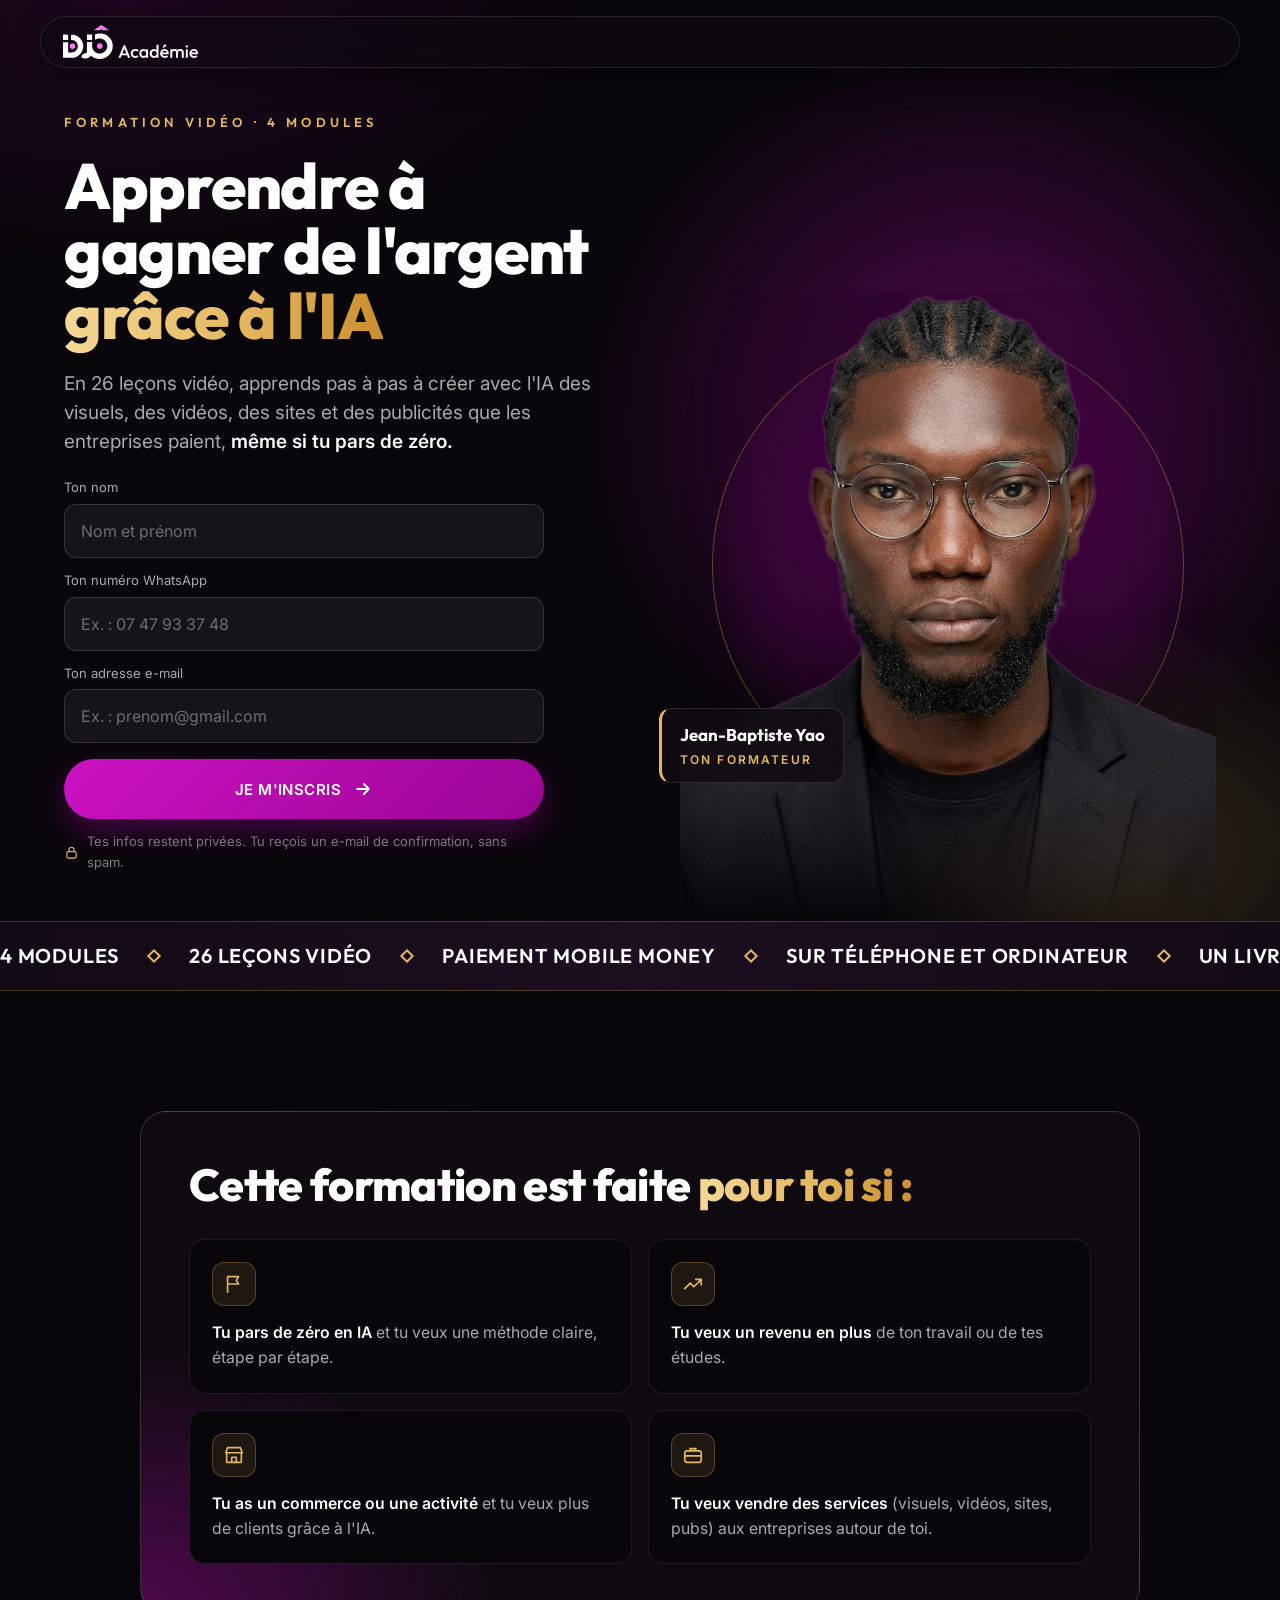
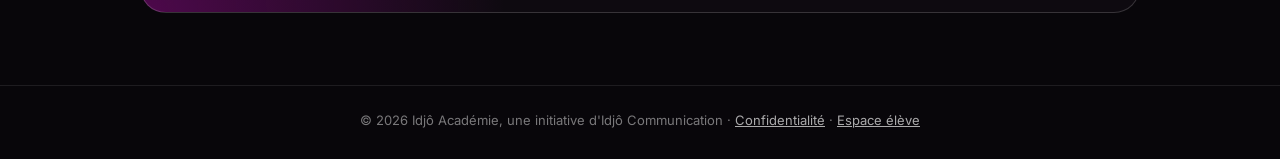
<file: index.html>
<!DOCTYPE html>
<html lang="fr">
<head>
  <script>
    // L'ancienne adresse GitHub Pages renvoie vers le site de l'académie.
    if (/github\.io$/.test(location.hostname)) {
      location.replace("https://academie.xn--idjcommunication-pvb.com" + location.pathname.replace(/^\/idjo-academie/, "") + location.search + location.hash);
    }
  </script>
  <meta charset="utf-8">
  <meta name="viewport" content="width=device-width, initial-scale=1">
  <title>Idjô Académie : apprendre à gagner de l'argent grâce à l'IA</title>
  <meta name="description" content="Formation vidéo en 4 modules et 26 leçons avec Jean-Baptiste Yao : le mindset, les bases de l'IA, la création de sites et la publicité. Pensée pour la Côte d'Ivoire et l'Afrique francophone.">
  <meta name="theme-color" content="#08060A">
  <meta property="og:type" content="website">
  <meta property="og:title" content="Idjô Académie : apprendre à gagner de l'argent grâce à l'IA">
  <meta property="og:description" content="4 modules, 26 leçons vidéo, des exercices concrets. Du mindset à tes premiers clients qui paient chaque mois.">
  <meta property="og:image" content="https://academie.xn--idjcommunication-pvb.com/assets/img/og-image.png">
  <meta property="og:url" content="https://academie.xn--idjcommunication-pvb.com/">
  <link rel="canonical" href="https://academie.xn--idjcommunication-pvb.com/">
  <meta property="og:locale" content="fr_FR">
  <meta name="twitter:card" content="summary_large_image">
  <link rel="icon" href="assets/img/favicon.svg" type="image/svg+xml">
  <link rel="icon" href="assets/img/favicon-32.png" sizes="32x32" type="image/png">
  <link rel="apple-touch-icon" href="assets/img/apple-touch-icon.png">
  <link rel="preload" href="assets/fonts/outfit.woff2" as="font" type="font/woff2" crossorigin>
  <link rel="preload" href="assets/fonts/inter.woff2" as="font" type="font/woff2" crossorigin>
  <link rel="preload" href="assets/img/formateur/jb-noir.webp" as="image">
  <link rel="stylesheet" href="assets/css/style.css?v=3c835138a8">
  <link rel="stylesheet" href="assets/css/landing.css?v=10a1f87789">
</head>
<body class="page-accueil page-sombre">
  <a class="lien-evitement" href="#nom-haut">Aller au formulaire</a>

  <svg width="0" height="0" style="position:absolute" aria-hidden="true">
    <symbol id="i-coche" viewBox="0 0 20 20"><path d="M3.5 10.5 L8 15 L16.5 5.5" fill="none" stroke="currentColor" stroke-width="2.2" stroke-linecap="round" stroke-linejoin="round"/></symbol>
    <symbol id="i-fleche" viewBox="0 0 24 24"><path d="M5 12 H19 M13 6 L19 12 L13 18" fill="none" stroke="currentColor" stroke-width="2.2" stroke-linecap="round" stroke-linejoin="round"/></symbol>
    <symbol id="i-cadenas" viewBox="0 0 24 24"><rect x="4.5" y="10.5" width="15" height="10.5" rx="2.5" fill="none" stroke="currentColor" stroke-width="1.8"/><path d="M8 10.5 V7.5 a4 4 0 0 1 8 0 V10.5" fill="none" stroke="currentColor" stroke-width="1.8"/></symbol>
    <!-- Icônes « C'est pour toi si » -->
    <symbol id="i-depart" viewBox="0 0 24 24"><path d="M5 21 V4 M5 4 H17 L14.5 8 L17 12 H5" fill="none" stroke="currentColor" stroke-width="1.8" stroke-linecap="round" stroke-linejoin="round"/></symbol>
    <symbol id="i-revenu" viewBox="0 0 24 24"><path d="M3 17 L9 11 L13 15 L21 7 M15 7 H21 V13" fill="none" stroke="currentColor" stroke-width="1.8" stroke-linecap="round" stroke-linejoin="round"/></symbol>
    <symbol id="i-boutique" viewBox="0 0 24 24"><path d="M4 9.5 V20 H20 V9.5 M3 9.5 L5 4 H19 L21 9.5 Z M9.5 20 V14.5 H14.5 V20" fill="none" stroke="currentColor" stroke-width="1.8" stroke-linejoin="round"/></symbol>
    <symbol id="i-mallette" viewBox="0 0 24 24"><rect x="3" y="7.5" width="18" height="12.5" rx="2.5" fill="none" stroke="currentColor" stroke-width="1.8"/><path d="M9 7.5 V5 H15 V7.5 M3 13 H21" fill="none" stroke="currentColor" stroke-width="1.8"/></symbol>
  </svg>

  <header class="nav nav--sombre nav--capture" id="nav">
    <div class="nav__barre verre">
      <a class="nav__logo" href="index.html" aria-label="Idjô Académie, accueil">
        <img class="logo-clair" src="assets/img/logo.svg" alt="Idjô Académie" width="135" height="34">
        <img class="logo-sombre" src="assets/img/logo-blanc.svg" alt="" aria-hidden="true" width="135" height="34">
      </a>
    </div>
  </header>

  <main id="contenu">
    <!-- Haut de page : texte + formulaire à gauche, Jean-Baptiste à droite -->
    <section class="hero ld-hero sombre" aria-labelledby="titre-hero">
      <div class="ld-hero__lueur" aria-hidden="true"></div>
      <div class="conteneur ld-hero__grille">
        <div class="ld-hero__texte">
          <p class="ld-surtitre monte">Formation vidéo · 4 modules</p>
          <h1 class="ld-titre monte monte-1" id="titre-hero">Apprendre à gagner de l'argent <em>grâce à l'IA</em></h1>
          <p class="ld-chapeau monte monte-2">En 26 leçons vidéo, apprends pas à pas à créer avec l'IA des visuels, des vidéos, des sites et des publicités que les entreprises paient, <strong>même si tu pars de zéro.</strong></p>
          <form class="ld-formulaire js-prospect monte monte-3" data-source="haut" novalidate>
            <div class="ld-champ">
              <label for="nom-haut">Ton nom</label>
              <input id="nom-haut" name="nom" type="text" autocomplete="name" placeholder="Nom et prénom" required minlength="2" maxlength="80">
            </div>
            <div class="ld-champ">
              <label for="tel-haut">Ton numéro WhatsApp</label>
              <input id="tel-haut" name="whatsapp" type="tel" inputmode="tel" autocomplete="tel" placeholder="Ex. : 07 47 93 37 48" required>
            </div>
            <div class="ld-champ">
              <label for="email-haut">Ton adresse e-mail</label>
              <input id="email-haut" name="email" type="email" inputmode="email" autocomplete="email" placeholder="Ex. : prenom@gmail.com" required maxlength="190">
            </div>
            <div class="ld-piege" aria-hidden="true"><label>Site <input name="site" type="text" tabindex="-1" autocomplete="off"></label></div>
            <button class="bouton bouton--grand bouton--anime ld-envoyer" type="submit">Je m'inscris<svg width="20" height="20" aria-hidden="true"><use href="#i-fleche"/></svg></button>
            <p class="ld-formulaire__erreur" role="alert" hidden></p>
            <p class="ld-formulaire__note"><svg width="15" height="15" aria-hidden="true"><use href="#i-cadenas"/></svg>Tes infos restent privées. Tu reçois un e-mail de confirmation, sans spam.</p>
          </form>
        </div>
        <figure class="ld-hero__photo monte monte-2">
          <img src="assets/img/formateur/jb-noir.webp" alt="Jean-Baptiste Yao, formateur d'Idjô Académie" width="938" height="1100">
          <figcaption class="ld-badge"><strong>Jean-Baptiste Yao</strong><span>Ton formateur</span></figcaption>
        </figure>
      </div>
    </section>

    <!-- Bandeau défilant -->
    <div class="ld-bandeau" aria-label="La formation en bref">
      <div class="ld-bandeau__piste">
        <ul>
          <li>4 modules</li><li>26 leçons vidéo</li><li>Paiement Mobile Money</li><li>Sur téléphone et ordinateur</li><li>Un livrable par module</li>
        </ul>
        <ul aria-hidden="true">
          <li>4 modules</li><li>26 leçons vidéo</li><li>Paiement Mobile Money</li><li>Sur téléphone et ordinateur</li><li>Un livrable par module</li>
        </ul>
      </div>
    </div>

    <!-- C'est pour toi si… -->
    <section class="section ld-section ld-section--fin" aria-labelledby="titre-pour-toi">
      <div class="conteneur">
        <div class="ld-cadre apparait">
          <h2 class="ld-titre-section" id="titre-pour-toi">Cette formation est faite <em>pour toi si :</em></h2>
          <ul class="ld-pour-toi">
            <li><span class="ld-icone"><svg width="22" height="22" aria-hidden="true"><use href="#i-depart"/></svg></span><p><strong>Tu pars de zéro en IA</strong> et tu veux une méthode claire, étape par étape.</p></li>
            <li><span class="ld-icone"><svg width="22" height="22" aria-hidden="true"><use href="#i-revenu"/></svg></span><p><strong>Tu veux un revenu en plus</strong> de ton travail ou de tes études.</p></li>
            <li><span class="ld-icone"><svg width="22" height="22" aria-hidden="true"><use href="#i-boutique"/></svg></span><p><strong>Tu as un commerce ou une activité</strong> et tu veux plus de clients grâce à l'IA.</p></li>
            <li><span class="ld-icone"><svg width="22" height="22" aria-hidden="true"><use href="#i-mallette"/></svg></span><p><strong>Tu veux vendre des services</strong> (visuels, vidéos, sites, pubs) aux entreprises autour de toi.</p></li>
          </ul>
        </div>
      </div>
    </section>

  </main>

  <footer class="ld-pied">
    <p>© <span id="annee">2026</span> Idjô Académie, une initiative d'Idjô Communication · <a href="confidentialite.html">Confidentialité</a> · <a class="js-compte" href="compte/connexion.php">Espace élève</a></p>
  </footer>

  <script src="assets/js/config.js?v=8df30fa881"></script>
  <script src="assets/js/data.js?v=d3a4cc631e"></script>
  <script src="assets/js/main.js?v=5ec92beff0"></script>
</body>
</html>
</file>
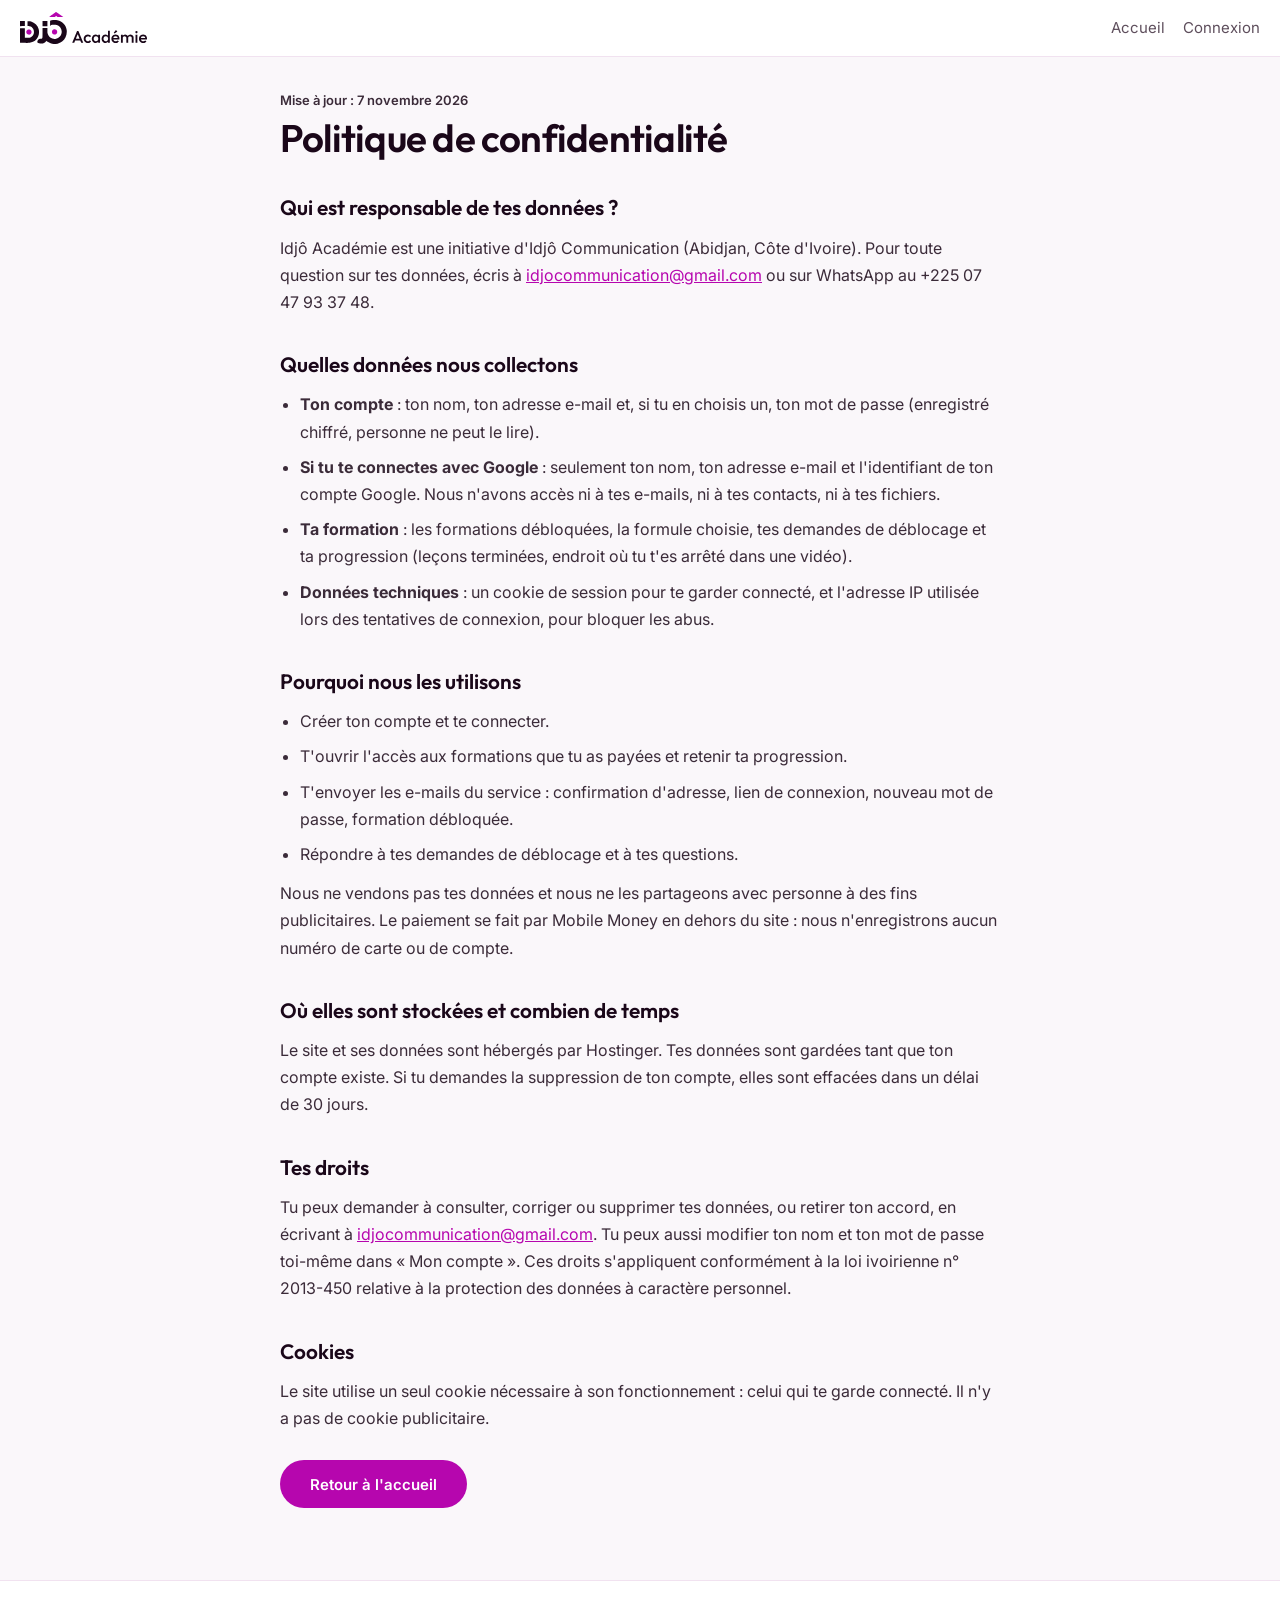
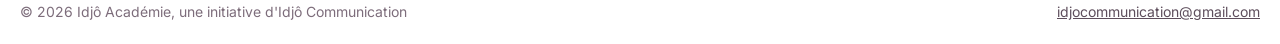
<file: confidentialite.html>
<!DOCTYPE html>
<html lang="fr">
<head>
  <meta charset="utf-8">
  <meta name="viewport" content="width=device-width, initial-scale=1">
  <title>Politique de confidentialité | Idjô Académie</title>
  <meta name="description" content="Quelles données Idjô Académie collecte, pourquoi, et comment les faire modifier ou supprimer.">
  <link rel="canonical" href="https://academie.xn--idjcommunication-pvb.com/confidentialite.html">
  <link rel="icon" href="/assets/img/favicon.svg" type="image/svg+xml">
  <link rel="stylesheet" href="/assets/css/style.css?v=3c835138a8">
  <link rel="stylesheet" href="/assets/css/espace.css?v=dd0eec8a3a">
</head>
<body class="app">
  <header class="barre-app">
    <div class="barre-app__interieur">
      <a class="barre-app__logo" href="/vente.html" aria-label="Idjô Académie, accueil"><img src="/assets/img/logo.svg" alt="Idjô Académie" width="135" height="34"></a>
      <nav class="barre-app__liens" aria-label="Navigation">
        <a href="/vente.html">Accueil</a>
        <a href="/compte/connexion.php">Connexion</a>
      </nav>
    </div>
  </header>
  <main class="app-contenu texte-legal">
    <p class="surtitre">Mise à jour : 7 novembre 2026</p>
    <h1 class="titre-app">Politique de confidentialité</h1>

    <h2>Qui est responsable de tes données ?</h2>
    <p>Idjô Académie est une initiative d'Idjô Communication (Abidjan, Côte d'Ivoire). Pour toute question sur tes données, écris à <a href="mailto:idjocommunication@gmail.com">idjocommunication@gmail.com</a> ou sur WhatsApp au +225 07 47 93 37 48.</p>

    <h2>Quelles données nous collectons</h2>
    <ul>
      <li><strong>Ton compte</strong> : ton nom, ton adresse e-mail et, si tu en choisis un, ton mot de passe (enregistré chiffré, personne ne peut le lire).</li>
      <li><strong>Si tu te connectes avec Google</strong> : seulement ton nom, ton adresse e-mail et l'identifiant de ton compte Google. Nous n'avons accès ni à tes e-mails, ni à tes contacts, ni à tes fichiers.</li>
      <li><strong>Ta formation</strong> : les formations débloquées, la formule choisie, tes demandes de déblocage et ta progression (leçons terminées, endroit où tu t'es arrêté dans une vidéo).</li>
      <li><strong>Données techniques</strong> : un cookie de session pour te garder connecté, et l'adresse IP utilisée lors des tentatives de connexion, pour bloquer les abus.</li>
    </ul>

    <h2>Pourquoi nous les utilisons</h2>
    <ul>
      <li>Créer ton compte et te connecter.</li>
      <li>T'ouvrir l'accès aux formations que tu as payées et retenir ta progression.</li>
      <li>T'envoyer les e-mails du service : confirmation d'adresse, lien de connexion, nouveau mot de passe, formation débloquée.</li>
      <li>Répondre à tes demandes de déblocage et à tes questions.</li>
    </ul>
    <p>Nous ne vendons pas tes données et nous ne les partageons avec personne à des fins publicitaires. Le paiement se fait par Mobile Money en dehors du site : nous n'enregistrons aucun numéro de carte ou de compte.</p>

    <h2>Où elles sont stockées et combien de temps</h2>
    <p>Le site et ses données sont hébergés par Hostinger. Tes données sont gardées tant que ton compte existe. Si tu demandes la suppression de ton compte, elles sont effacées dans un délai de 30 jours.</p>

    <h2>Tes droits</h2>
    <p>Tu peux demander à consulter, corriger ou supprimer tes données, ou retirer ton accord, en écrivant à <a href="mailto:idjocommunication@gmail.com">idjocommunication@gmail.com</a>. Tu peux aussi modifier ton nom et ton mot de passe toi-même dans « Mon compte ». Ces droits s'appliquent conformément à la loi ivoirienne n° 2013-450 relative à la protection des données à caractère personnel.</p>

    <h2>Cookies</h2>
    <p>Le site utilise un seul cookie nécessaire à son fonctionnement : celui qui te garde connecté. Il n'y a pas de cookie publicitaire.</p>

    <p><a class="bouton" href="/vente.html">Retour à l'accueil</a></p>
  </main>
  <footer class="pied-app">
    <div class="pied-app__interieur">
      <span>© 2026 Idjô Académie, une initiative d'Idjô Communication</span>
      <a href="mailto:idjocommunication@gmail.com">idjocommunication@gmail.com</a>
    </div>
  </footer>
</body>
</html>
</file>
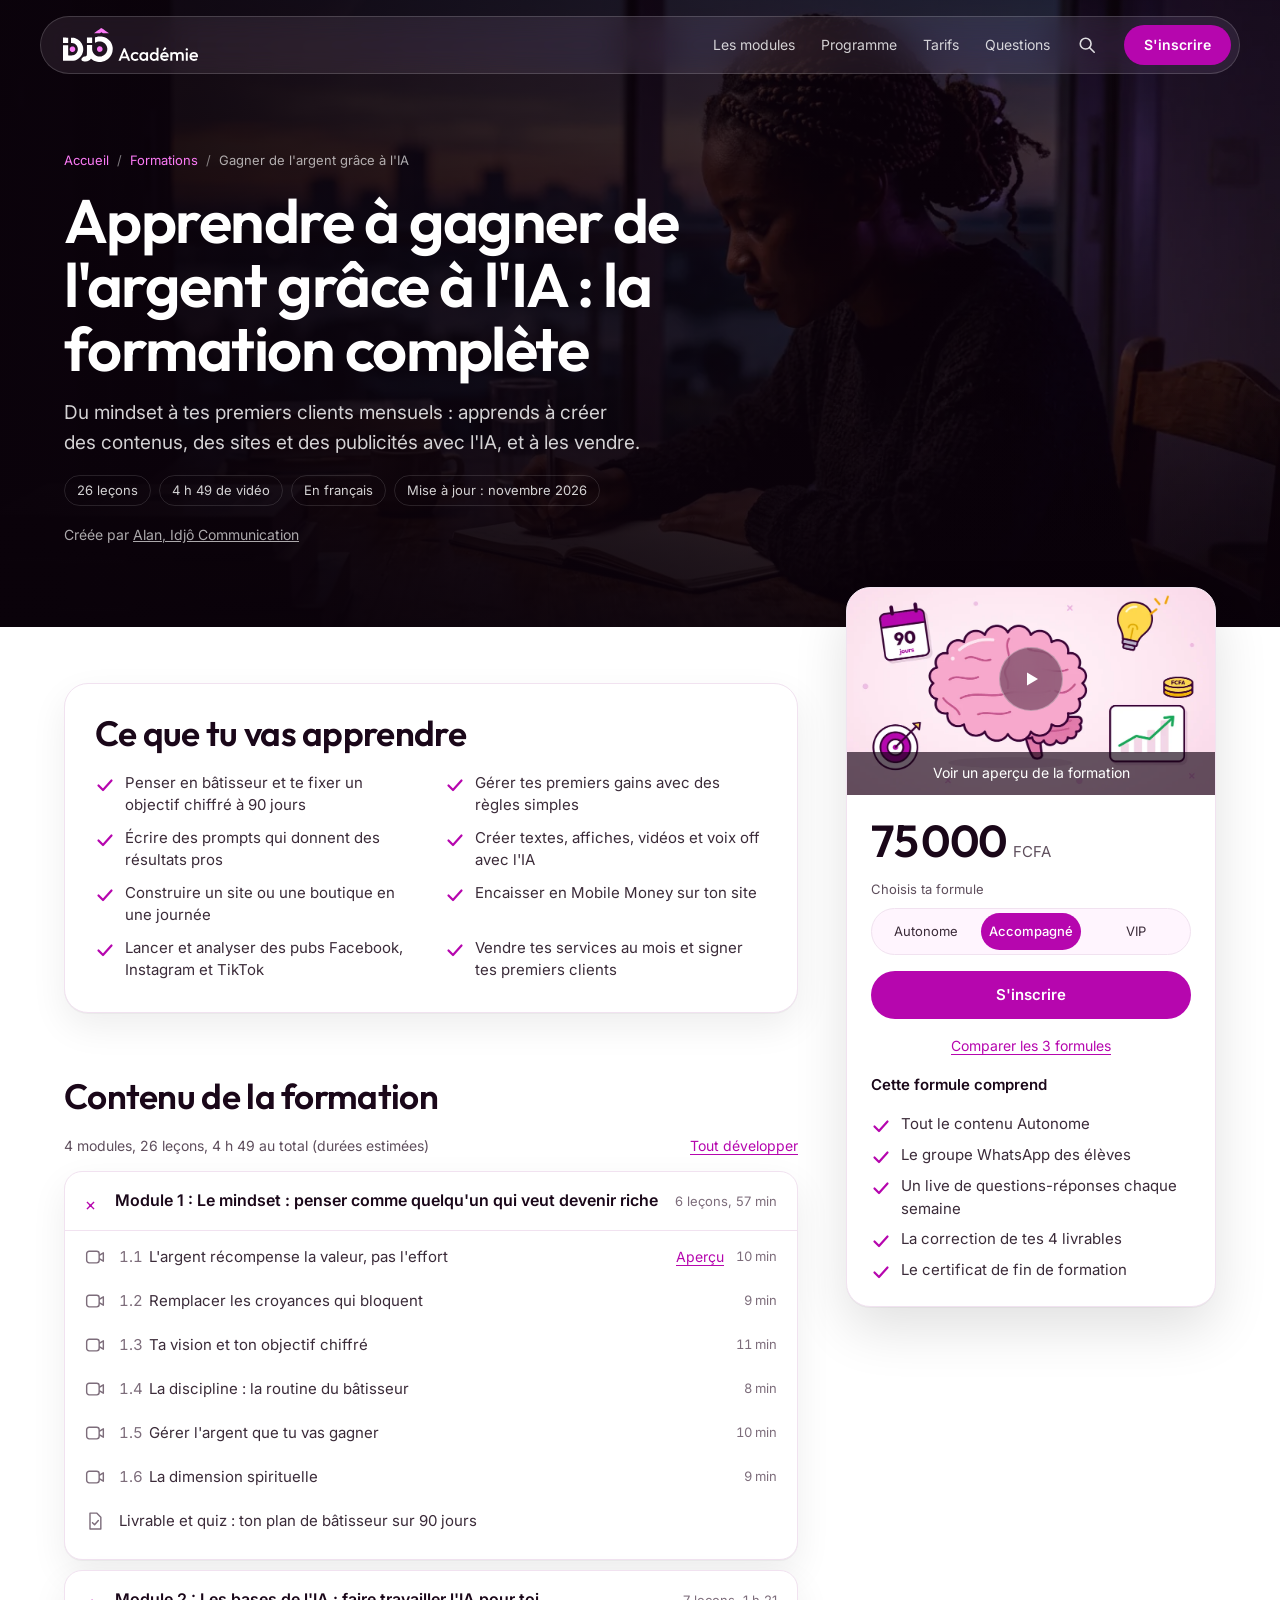
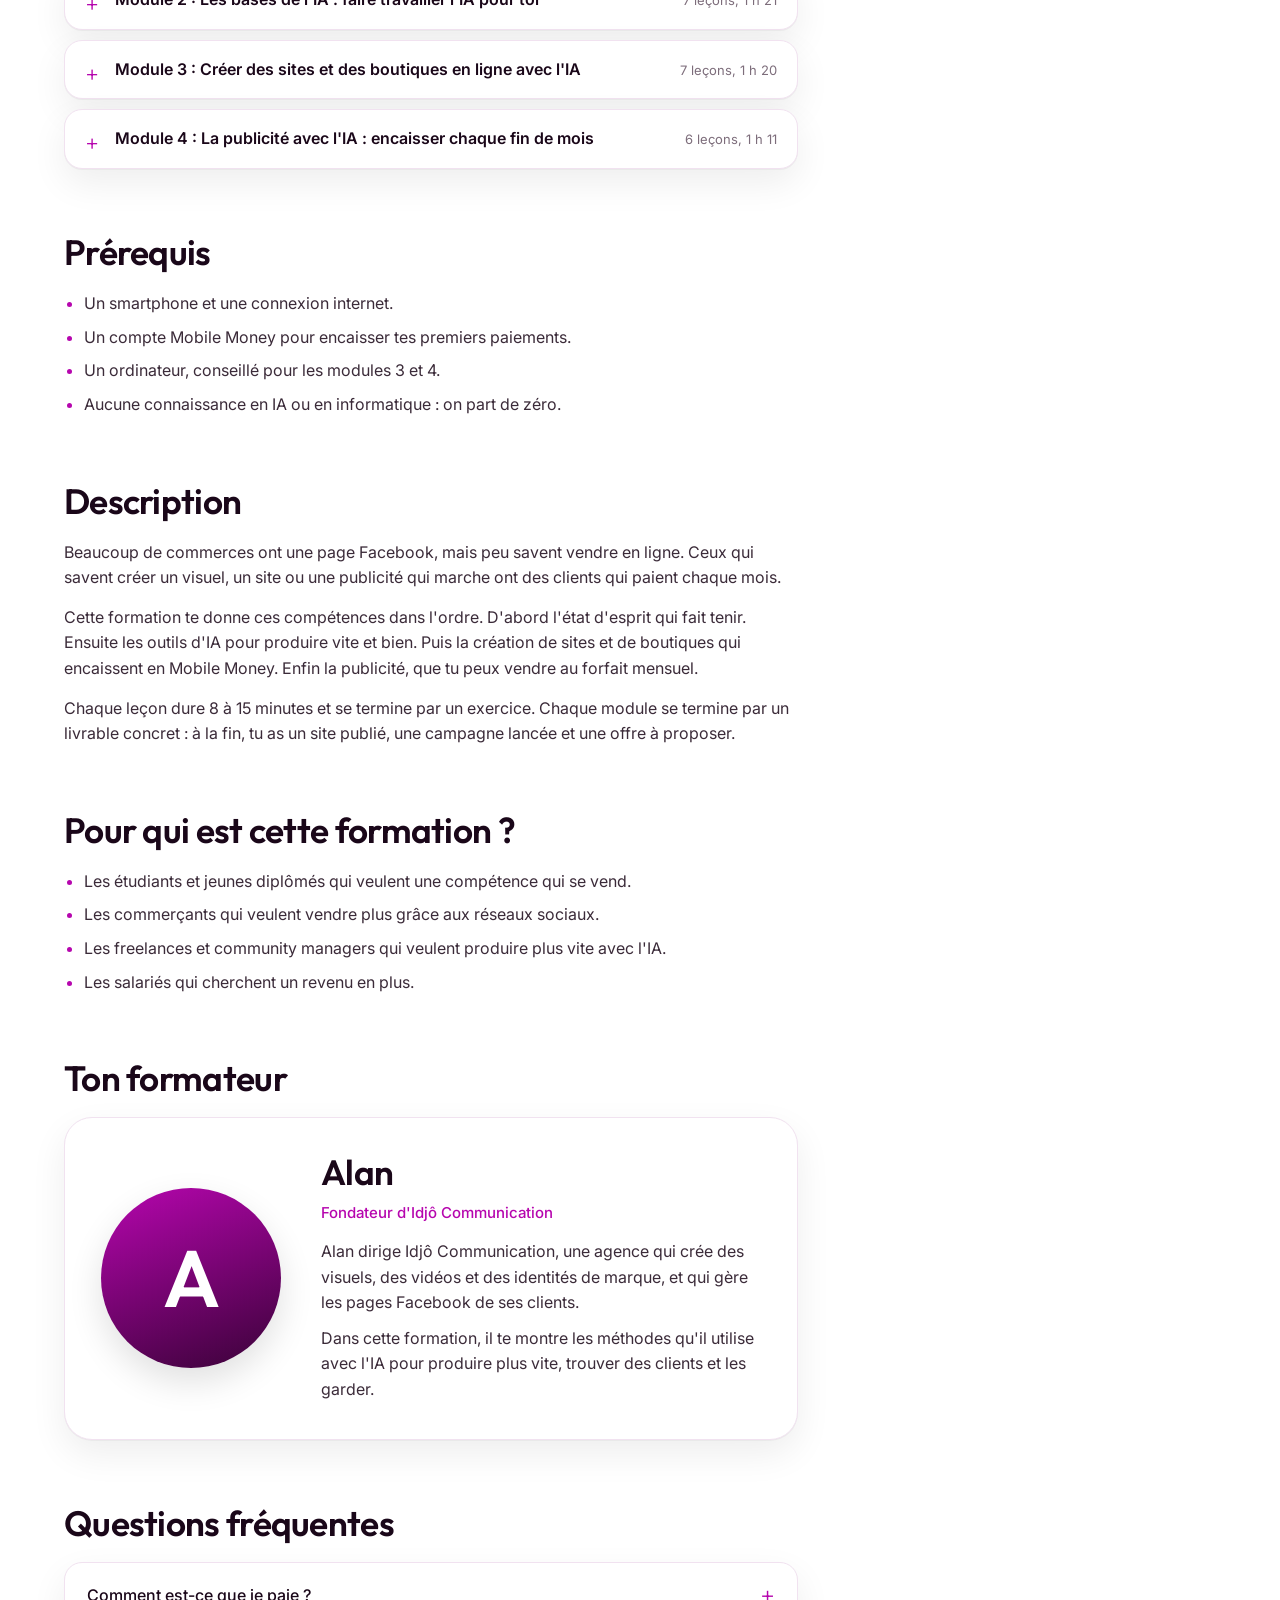
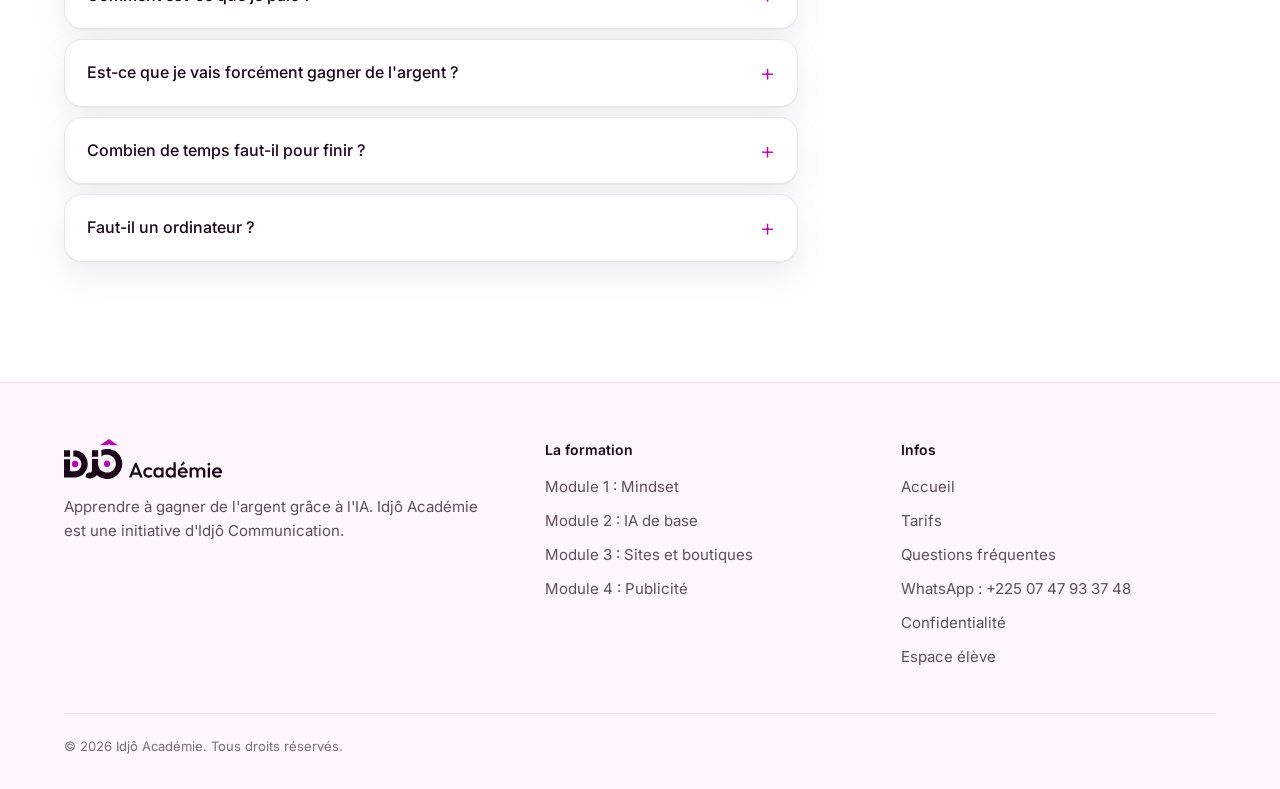
<file: formation.html>
<!DOCTYPE html>
<html lang="fr">
<head>
  <script>
    // L'ancienne adresse GitHub Pages renvoie vers le site de l'académie.
    if (/github\.io$/.test(location.hostname)) {
      location.replace("https://academie.xn--idjcommunication-pvb.com" + location.pathname.replace(/^\/idjo-academie/, "") + location.search + location.hash);
    }
  </script>
  <meta charset="utf-8">
  <meta name="viewport" content="width=device-width, initial-scale=1">
  <title>La formation complète : apprendre à gagner de l'argent grâce à l'IA | Idjô Académie</title>
  <meta name="description" content="26 leçons vidéo en 4 modules : mindset, bases de l'IA, sites et boutiques en ligne, publicité. Programme détaillé, formules et inscription.">
  <meta name="theme-color" content="#FFFFFF">
  <meta property="og:type" content="website">
  <meta property="og:title" content="La formation complète | Idjô Académie">
  <meta property="og:description" content="Apprendre à gagner de l'argent grâce à l'IA : 4 modules, 26 leçons vidéo, des exercices concrets.">
  <meta property="og:image" content="https://academie.xn--idjcommunication-pvb.com/assets/img/og-image.png">
  <meta property="og:url" content="https://academie.xn--idjcommunication-pvb.com/formation.html">
  <link rel="canonical" href="https://academie.xn--idjcommunication-pvb.com/formation.html">
  <meta name="twitter:card" content="summary_large_image">
  <link rel="icon" href="assets/img/favicon.svg" type="image/svg+xml">
  <link rel="icon" href="assets/img/favicon-32.png" sizes="32x32" type="image/png">
  <link rel="apple-touch-icon" href="assets/img/apple-touch-icon.png">
  <link rel="preload" href="assets/fonts/outfit.woff2" as="font" type="font/woff2" crossorigin>
  <link rel="preload" href="assets/fonts/inter.woff2" as="font" type="font/woff2" crossorigin>
  <link rel="stylesheet" href="assets/css/style.css?v=3c835138a8">
</head>
<body class="page-formation">
  <a class="lien-evitement" href="#contenu">Aller au contenu</a>

  <svg width="0" height="0" style="position:absolute" aria-hidden="true">
    <symbol id="i-coche" viewBox="0 0 20 20"><path d="M3.5 10.5 L8 15 L16.5 5.5" fill="none" stroke="currentColor" stroke-width="2.2" stroke-linecap="round" stroke-linejoin="round"/></symbol>
    <symbol id="i-loupe" viewBox="0 0 20 20"><circle cx="8.5" cy="8.5" r="6" fill="none" stroke="currentColor" stroke-width="1.8"/><path d="M13 13 L18 18" stroke="currentColor" stroke-width="1.8" stroke-linecap="round"/></symbol>
    <symbol id="i-lecture" viewBox="0 0 24 24"><path d="M8 5.5 L19 12 L8 18.5 Z" fill="currentColor"/></symbol>
    <symbol id="i-video" viewBox="0 0 24 24"><rect x="2" y="5" width="15" height="14" rx="3" fill="none" stroke="currentColor" stroke-width="1.7"/><path d="M17 10 L22 7 L22 17 L17 14" fill="none" stroke="currentColor" stroke-width="1.7" stroke-linejoin="round"/></symbol>
    <symbol id="i-livrable" viewBox="0 0 24 24"><path d="M6 2.5 H14 L19 7.5 V21.5 H6 Z" fill="none" stroke="currentColor" stroke-width="1.7" stroke-linejoin="round"/><path d="M9 14 L11.5 16.5 L16 11.5" fill="none" stroke="currentColor" stroke-width="1.8" stroke-linecap="round" stroke-linejoin="round"/></symbol>
    <symbol id="i-telephone" viewBox="0 0 24 24"><rect x="6" y="2" width="12" height="20" rx="3" fill="none" stroke="currentColor" stroke-width="1.7"/><path d="M10.5 18.5 H13.5" stroke="currentColor" stroke-width="1.7" stroke-linecap="round"/></symbol>
    <symbol id="i-portefeuille" viewBox="0 0 24 24"><rect x="2.5" y="6" width="19" height="14" rx="3" fill="none" stroke="currentColor" stroke-width="1.7"/><path d="M5 6 L15.5 3 L17 6" fill="none" stroke="currentColor" stroke-width="1.7" stroke-linejoin="round"/><circle cx="17" cy="13" r="1.6" fill="currentColor"/></symbol>
    <symbol id="i-menu" viewBox="0 0 24 24"><path d="M4 8 H20 M4 16 H20" stroke="currentColor" stroke-width="1.8" stroke-linecap="round"/></symbol>
    <symbol id="i-fermer" viewBox="0 0 24 24"><path d="M6 6 L18 18 M18 6 L6 18" stroke="currentColor" stroke-width="1.8" stroke-linecap="round"/></symbol>
    <symbol id="i-envoyer" viewBox="0 0 24 24"><path d="M12 19 V5 M6 11 L12 5 L18 11" fill="none" stroke="currentColor" stroke-width="2" stroke-linecap="round" stroke-linejoin="round"/></symbol>
    <symbol id="i-etincelle" viewBox="0 0 24 24"><path d="M12 2.5 C12.7 8 14.5 10 21 11.5 C14.5 13 12.7 15 12 21.5 C11.3 15 9.5 13 3 11.5 C9.5 10 11.3 8 12 2.5 Z" fill="currentColor"/></symbol>
  </svg>

  <header class="nav" id="nav">
    <div class="nav__barre verre">
      <a class="nav__logo" href="vente.html" aria-label="Idjô Académie, accueil">
        <img class="logo-clair" src="assets/img/logo.svg" alt="Idjô Académie" width="135" height="34">
        <img class="logo-sombre" src="assets/img/logo-blanc.svg" alt="" aria-hidden="true" width="135" height="34">
      </a>
      <nav class="nav__liens" id="nav-liens" aria-label="Navigation principale">
        <a href="vente.html#modules">Les modules</a>
        <a href="#programme">Programme</a>
        <a href="vente.html#tarifs">Tarifs</a>
        <a href="#faq">Questions</a>
      </nav>
      <button class="nav__chercher js-ouvrir-recherche" type="button" aria-label="Chercher une leçon">
        <svg width="18" height="18" aria-hidden="true"><use href="#i-loupe"/></svg>
      </button>
      <a class="bouton bouton--petit js-inscription" href="vente.html#tarifs" data-formule="accompagne"><span class="glisse"><span>S'inscrire</span><span aria-hidden="true">S'inscrire</span></span></a>
      <button class="nav__menu" type="button" aria-expanded="false" aria-controls="nav-liens" aria-label="Ouvrir le menu">
        <svg width="24" height="24" aria-hidden="true"><use href="#i-menu"/></svg>
      </button>
    </div>
  </header>

  <div class="recherche" id="recherche" role="dialog" aria-modal="true" aria-label="Chercher une leçon">
    <div class="recherche__boite verre">
      <div class="recherche__ligne">
        <svg width="18" height="18" aria-hidden="true" style="color:rgba(255,255,255,.6)"><use href="#i-loupe"/></svg>
        <label class="visuellement-cache" for="recherche-champ">Chercher une leçon</label>
        <input class="recherche__champ" id="recherche-champ" type="search" autocomplete="off" placeholder="Prompts, Mobile Money, publicité…" aria-controls="recherche-resultats">
        <button class="recherche__fermer" type="button" data-fermer-recherche>Fermer</button>
      </div>
      <ul class="recherche__resultats" id="recherche-resultats"></ul>
    </div>
  </div>

  <main id="contenu">
    <section class="tete-formation sombre" aria-labelledby="titre-formation">
      <div class="tete-formation__fond" aria-hidden="true"><img src="assets/img/flow/entete-formation.webp" alt="" width="1376" height="768"></div>
      <div class="tete-formation__voile" aria-hidden="true"></div>
      <div class="conteneur">
        <div class="tete-formation__contenu">
          <nav class="fil-ariane monte" aria-label="Fil d'Ariane">
            <ol>
              <li><a href="vente.html">Accueil</a></li>
              <li><a href="vente.html#modules">Formations</a></li>
              <li aria-current="page">Gagner de l'argent grâce à l'IA</li>
            </ol>
          </nav>
          <h1 class="monte monte-1" id="titre-formation">Apprendre à gagner de l'argent grâce à l'IA : la formation complète</h1>
          <p class="chapeau monte monte-2">Du mindset à tes premiers clients mensuels : apprends à créer des contenus, des sites et des publicités avec l'IA, et à les vendre.</p>
          <div class="etiquettes monte monte-3">
            <span class="js-total-lecons">26 leçons</span>
            <span class="js-total-duree"></span>
            <span>En français</span>
            <span>Mise à jour : novembre 2026</span>
          </div>
          <p class="petit monte monte-3">Créée par <a href="#formateur" style="color:var(--violet-clair)">Alan, Idjô Communication</a></p>
        </div>
      </div>
    </section>

    <div class="conteneur formation">
      <div class="formation__principal">
        <section class="encadre verre apparait" aria-labelledby="titre-apprendre">
          <h2 id="titre-apprendre">Ce que tu vas apprendre</h2>
          <ul class="coches">
            <li><svg width="20" height="20" aria-hidden="true"><use href="#i-coche"/></svg><span>Penser en bâtisseur et te fixer un objectif chiffré à 90 jours</span></li>
            <li><svg width="20" height="20" aria-hidden="true"><use href="#i-coche"/></svg><span>Gérer tes premiers gains avec des règles simples</span></li>
            <li><svg width="20" height="20" aria-hidden="true"><use href="#i-coche"/></svg><span>Écrire des prompts qui donnent des résultats pros</span></li>
            <li><svg width="20" height="20" aria-hidden="true"><use href="#i-coche"/></svg><span>Créer textes, affiches, vidéos et voix off avec l'IA</span></li>
            <li><svg width="20" height="20" aria-hidden="true"><use href="#i-coche"/></svg><span>Construire un site ou une boutique en une journée</span></li>
            <li><svg width="20" height="20" aria-hidden="true"><use href="#i-coche"/></svg><span>Encaisser en Mobile Money sur ton site</span></li>
            <li><svg width="20" height="20" aria-hidden="true"><use href="#i-coche"/></svg><span>Lancer et analyser des pubs Facebook, Instagram et TikTok</span></li>
            <li><svg width="20" height="20" aria-hidden="true"><use href="#i-coche"/></svg><span>Vendre tes services au mois et signer tes premiers clients</span></li>
          </ul>
        </section>

        <section id="programme" aria-labelledby="titre-programme">
          <h2 id="titre-programme">Contenu de la formation</h2>
          <div class="programme__resume">
            <span id="programme-total"></span>
            <button class="lien-bouton" type="button" id="tout-ouvrir">Tout développer</button>
          </div>
          <div class="programme" id="programme-liste"></div>
        </section>

        <section class="apparait" aria-labelledby="titre-prerequis">
          <h2 id="titre-prerequis">Prérequis</h2>
          <ul class="liste-puces">
            <li>Un smartphone et une connexion internet.</li>
            <li>Un compte Mobile Money pour encaisser tes premiers paiements.</li>
            <li>Un ordinateur, conseillé pour les modules 3 et 4.</li>
            <li>Aucune connaissance en IA ou en informatique : on part de zéro.</li>
          </ul>
        </section>

        <section class="apparait" aria-labelledby="titre-description">
          <h2 id="titre-description">Description</h2>
          <div class="texte-long">
            <p>Beaucoup de commerces ont une page Facebook, mais peu savent vendre en ligne. Ceux qui savent créer un visuel, un site ou une publicité qui marche ont des clients qui paient chaque mois.</p>
            <p>Cette formation te donne ces compétences dans l'ordre. D'abord l'état d'esprit qui fait tenir. Ensuite les outils d'IA pour produire vite et bien. Puis la création de sites et de boutiques qui encaissent en Mobile Money. Enfin la publicité, que tu peux vendre au forfait mensuel.</p>
            <p>Chaque leçon dure 8 à 15 minutes et se termine par un exercice. Chaque module se termine par un livrable concret : à la fin, tu as un site publié, une campagne lancée et une offre à proposer.</p>
          </div>
        </section>

        <section class="apparait" aria-labelledby="titre-pourqui">
          <h2 id="titre-pourqui">Pour qui est cette formation ?</h2>
          <ul class="liste-puces">
            <li>Les étudiants et jeunes diplômés qui veulent une compétence qui se vend.</li>
            <li>Les commerçants qui veulent vendre plus grâce aux réseaux sociaux.</li>
            <li>Les freelances et community managers qui veulent produire plus vite avec l'IA.</li>
            <li>Les salariés qui cherchent un revenu en plus.</li>
          </ul>
        </section>

        <section id="formateur" aria-labelledby="titre-formateur">
          <h2 id="titre-formateur">Ton formateur</h2>
          <div class="formateur verre apparait">
            <div class="formateur__photo" aria-hidden="true">A</div>
            <div>
              <p class="formateur__nom">Alan</p>
              <p class="formateur__role">Fondateur d'Idjô Communication</p>
              <p>Alan dirige Idjô Communication, une agence qui crée des visuels, des vidéos et des identités de marque, et qui gère les pages Facebook de ses clients.</p>
              <p>Dans cette formation, il te montre les méthodes qu'il utilise avec l'IA pour produire plus vite, trouver des clients et les garder.</p>
            </div>
          </div>
        </section>

        <section id="faq" aria-labelledby="titre-faq">
          <h2 id="titre-faq">Questions fréquentes</h2>
          <div class="faq">
            <details class="verre"><summary>Comment est-ce que je paie ?</summary><p>Par Mobile Money. Choisis ta formule et écris-nous sur WhatsApp : on t'envoie les détails du paiement et ton accès.</p></details>
            <details class="verre"><summary>Est-ce que je vais forcément gagner de l'argent ?</summary><p>Personne ne peut te le garantir. La formation te donne des compétences qui se vendent et une méthode pour trouver des clients ; tes résultats dépendent du travail que tu fournis.</p></details>
            <details class="verre"><summary>Combien de temps faut-il pour finir ?</summary><p>Compte 7 à 9 semaines à ton rythme. Avec 2 heures par jour, tu peux boucler le parcours en 30 jours.</p></details>
            <details class="verre"><summary>Faut-il un ordinateur ?</summary><p>Les modules 1 et 2 se suivent très bien sur téléphone. Un ordinateur est conseillé pour les modules 3 et 4.</p></details>
          </div>
        </section>
      </div>

      <aside class="formation__carte" aria-label="Inscription">
        <div class="carte-achat verre">
          <button class="carte-achat__apercu js-apercu" type="button" data-lecon="1-1" aria-label="Voir l'aperçu de la leçon 1.1">
            <img src="assets/img/modules/module-1.webp" alt="" width="960" height="600">
            <span class="lecon__lire verre" aria-hidden="true"><svg width="24" height="24"><use href="#i-lecture"/></svg></span>
            <span class="libelle">Voir un aperçu de la formation</span>
          </button>
          <div class="carte-achat__corps">
            <p class="carte-achat__prix" id="carte-prix"></p>
            <fieldset class="choix-formule" id="choix-formule">
              <legend>Choisis ta formule</legend>
              <div class="choix-formule__options"></div>
            </fieldset>
            <a class="bouton bouton--plein js-inscription js-inscription-formule" href="vente.html#tarifs" data-formule="accompagne"><span class="glisse"><span>S'inscrire</span><span aria-hidden="true">S'inscrire</span></span></a>
            <a class="lien-bouton" href="vente.html#tarifs">Comparer les 3 formules</a>
            <h3>Cette formule comprend</h3>
            <ul class="coches" id="carte-inclus"></ul>
          </div>
        </div>
      </aside>
    </div>
  </main>

  <div class="barre-mobile verre">
    <strong id="barre-prix"></strong>
    <a class="bouton bouton--petit js-inscription js-inscription-formule" href="vente.html#tarifs" data-formule="accompagne">S'inscrire</a>
  </div>

  <footer class="pied">
    <div class="conteneur">
      <div class="pied__grille">
        <div>
          <a class="pied__logo" href="vente.html"><img src="assets/img/logo.svg" alt="Idjô Académie" width="158" height="40"></a>
          <p class="pied__texte">Apprendre à gagner de l'argent grâce à l'IA. Idjô Académie est une initiative d'Idjô Communication.</p>
        </div>
        <div>
          <h2>La formation</h2>
          <ul id="pied-modules"></ul>
        </div>
        <div>
          <h2>Infos</h2>
          <ul>
            <li><a href="vente.html">Accueil</a></li>
            <li><a href="vente.html#tarifs">Tarifs</a></li>
            <li><a href="#faq">Questions fréquentes</a></li>
            <li><a class="js-whatsapp" href="https://wa.me/2250747933748">WhatsApp : +225 07 47 93 37 48</a></li>
            <li><a href="confidentialite.html">Confidentialité</a></li>
            <li><a class="js-compte" href="compte/connexion.php">Espace élève</a></li>
          </ul>
        </div>
      </div>
      <p class="pied__bas">© <span id="annee">2026</span> Idjô Académie. Tous droits réservés.</p>
    </div>
  </footer>

  <dialog class="fenetre sombre" id="fenetre-apercu" aria-labelledby="fenetre-titre">
    <button class="fenetre__fermer" type="button" data-fermer aria-label="Fermer"><svg width="18" height="18" aria-hidden="true"><use href="#i-fermer"/></svg></button>
    <div class="fenetre__ecran">
      <img id="fenetre-image" src="assets/img/modules/module-1-grand.webp" alt="" width="1376" height="860">
      <p>La vidéo de cette leçon sera disponible dans ton espace élève dès le lancement.</p>
    </div>
    <div class="fenetre__corps">
      <span class="fenetre__module" id="fenetre-module"></span>
      <h2 id="fenetre-titre"></h2>
      <p id="fenetre-resume"></p>
      <a class="bouton js-inscription" href="vente.html#tarifs" data-formule="accompagne">S'inscrire à la formation</a>
    </div>
  </dialog>

  <script src="assets/js/config.js?v=8df30fa881"></script>
  <script src="assets/js/data.js?v=d3a4cc631e"></script>
  <script src="assets/js/main.js?v=5ec92beff0"></script>
</body>
</html>
</file>
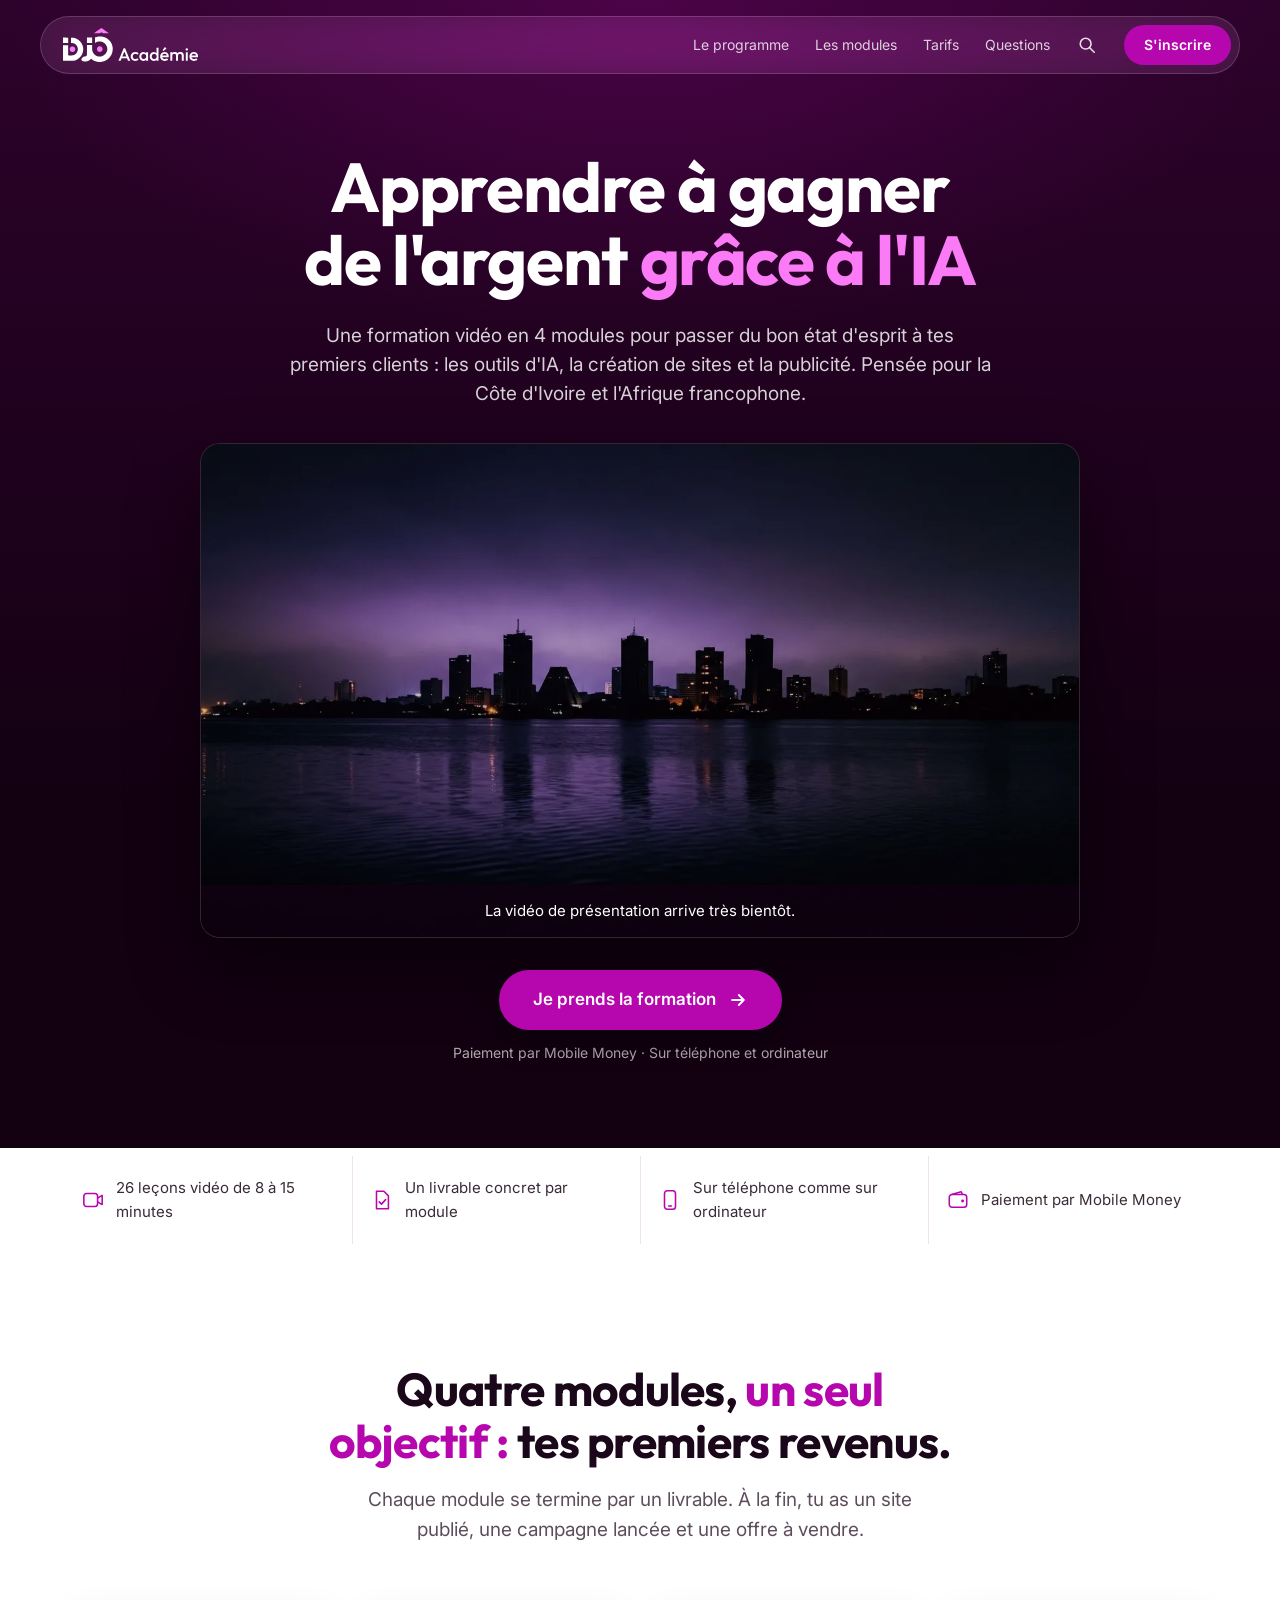
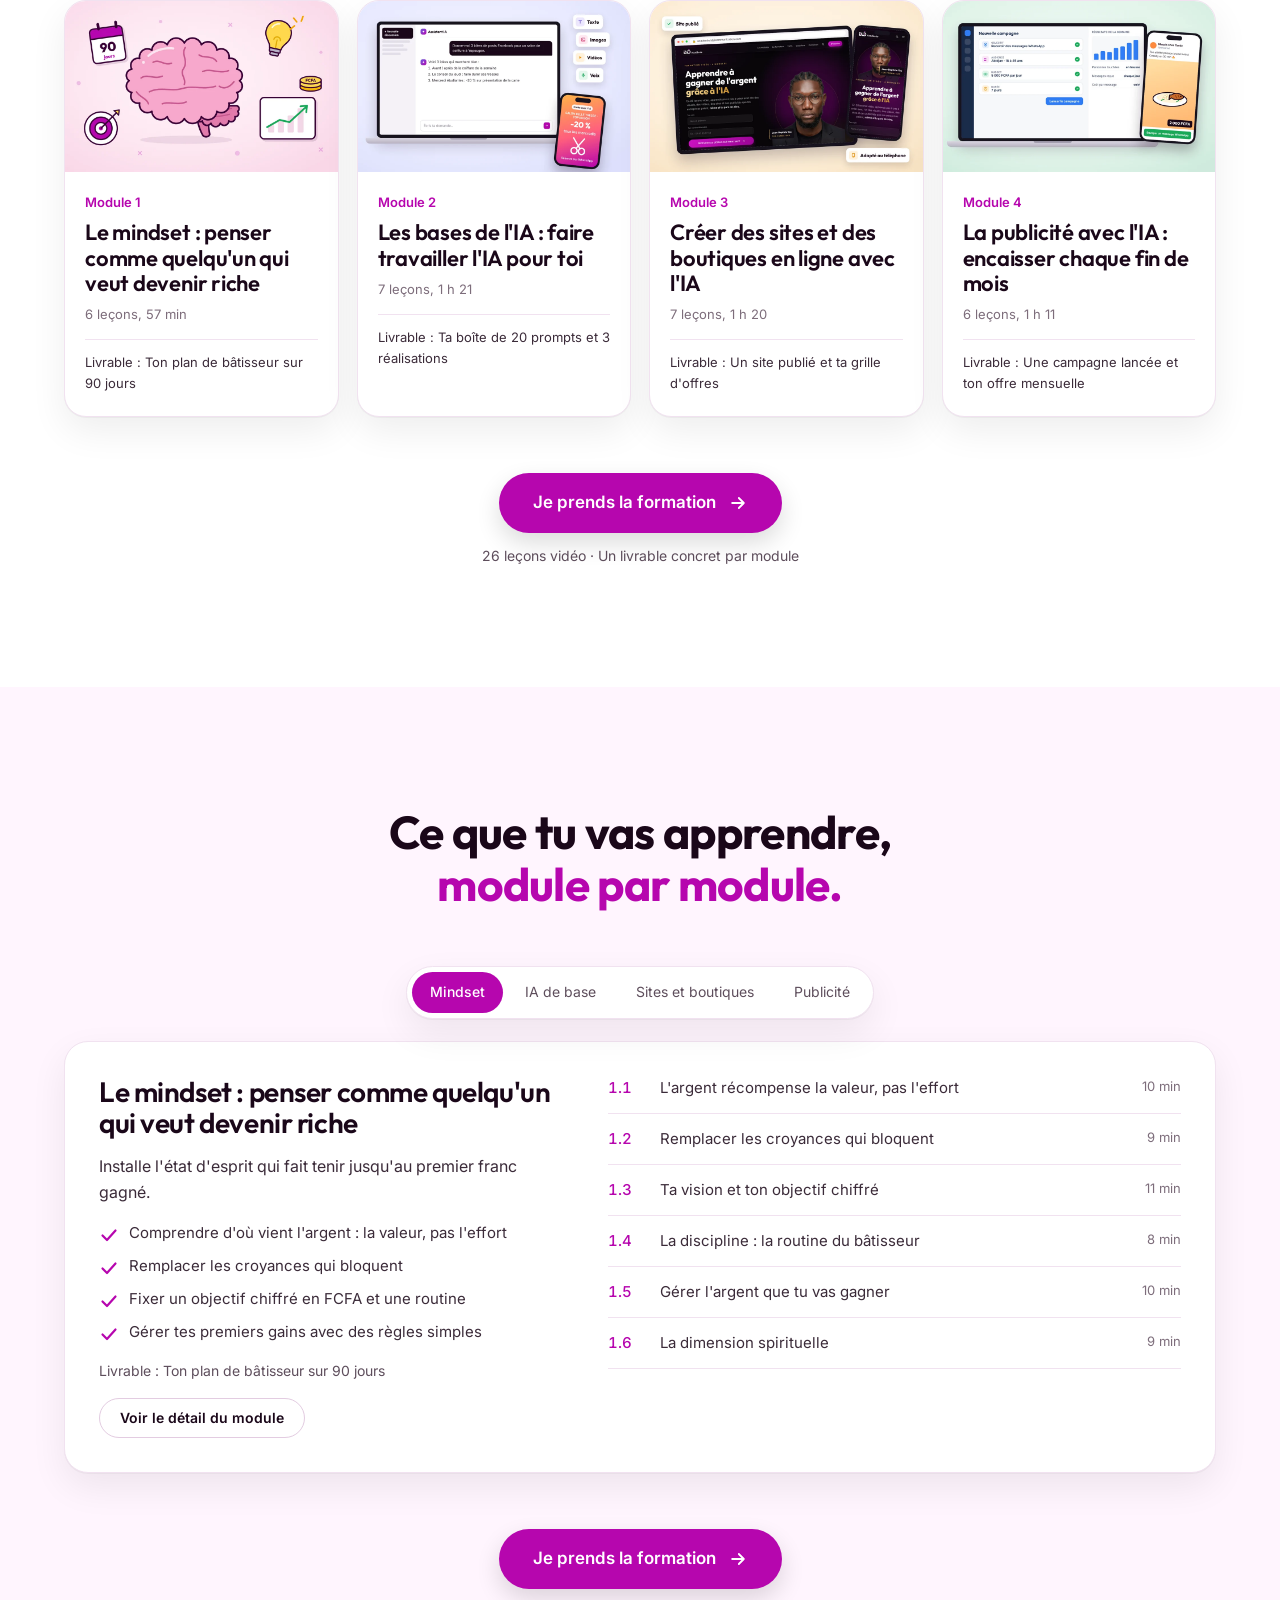
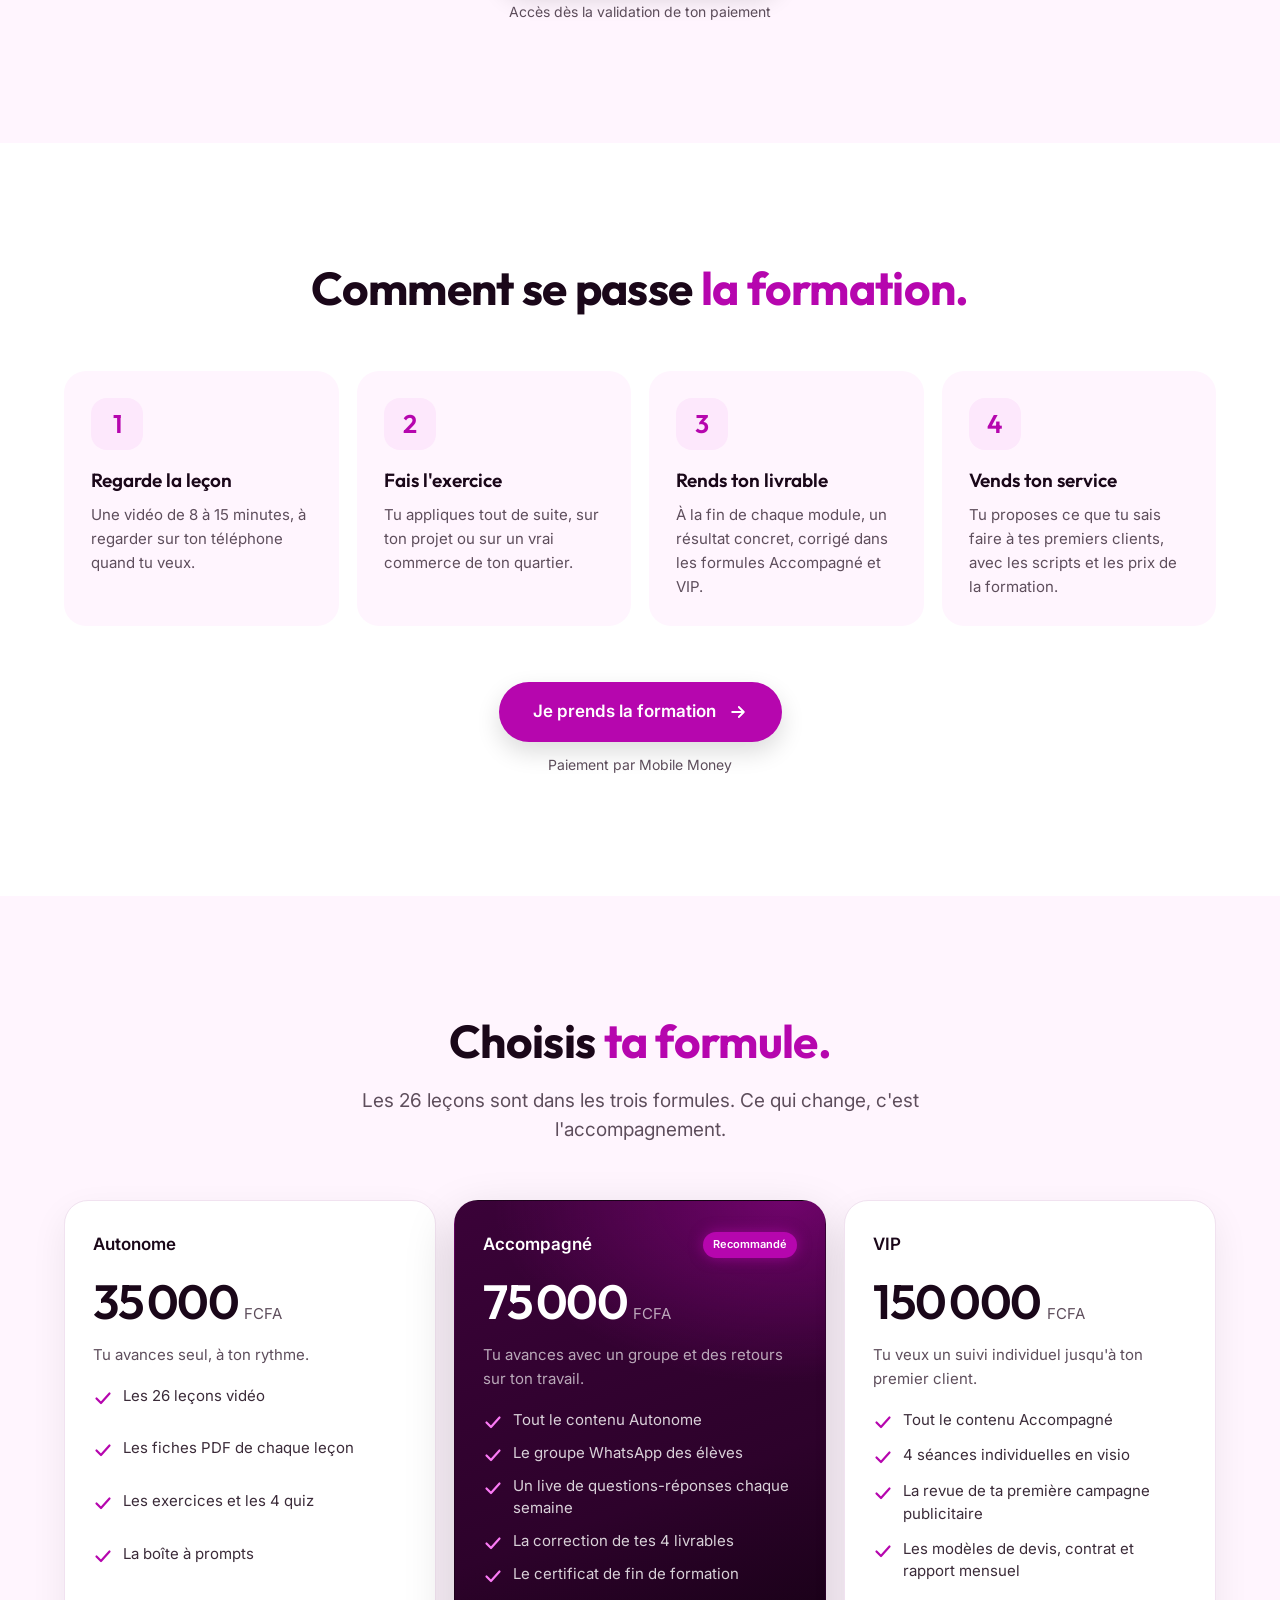
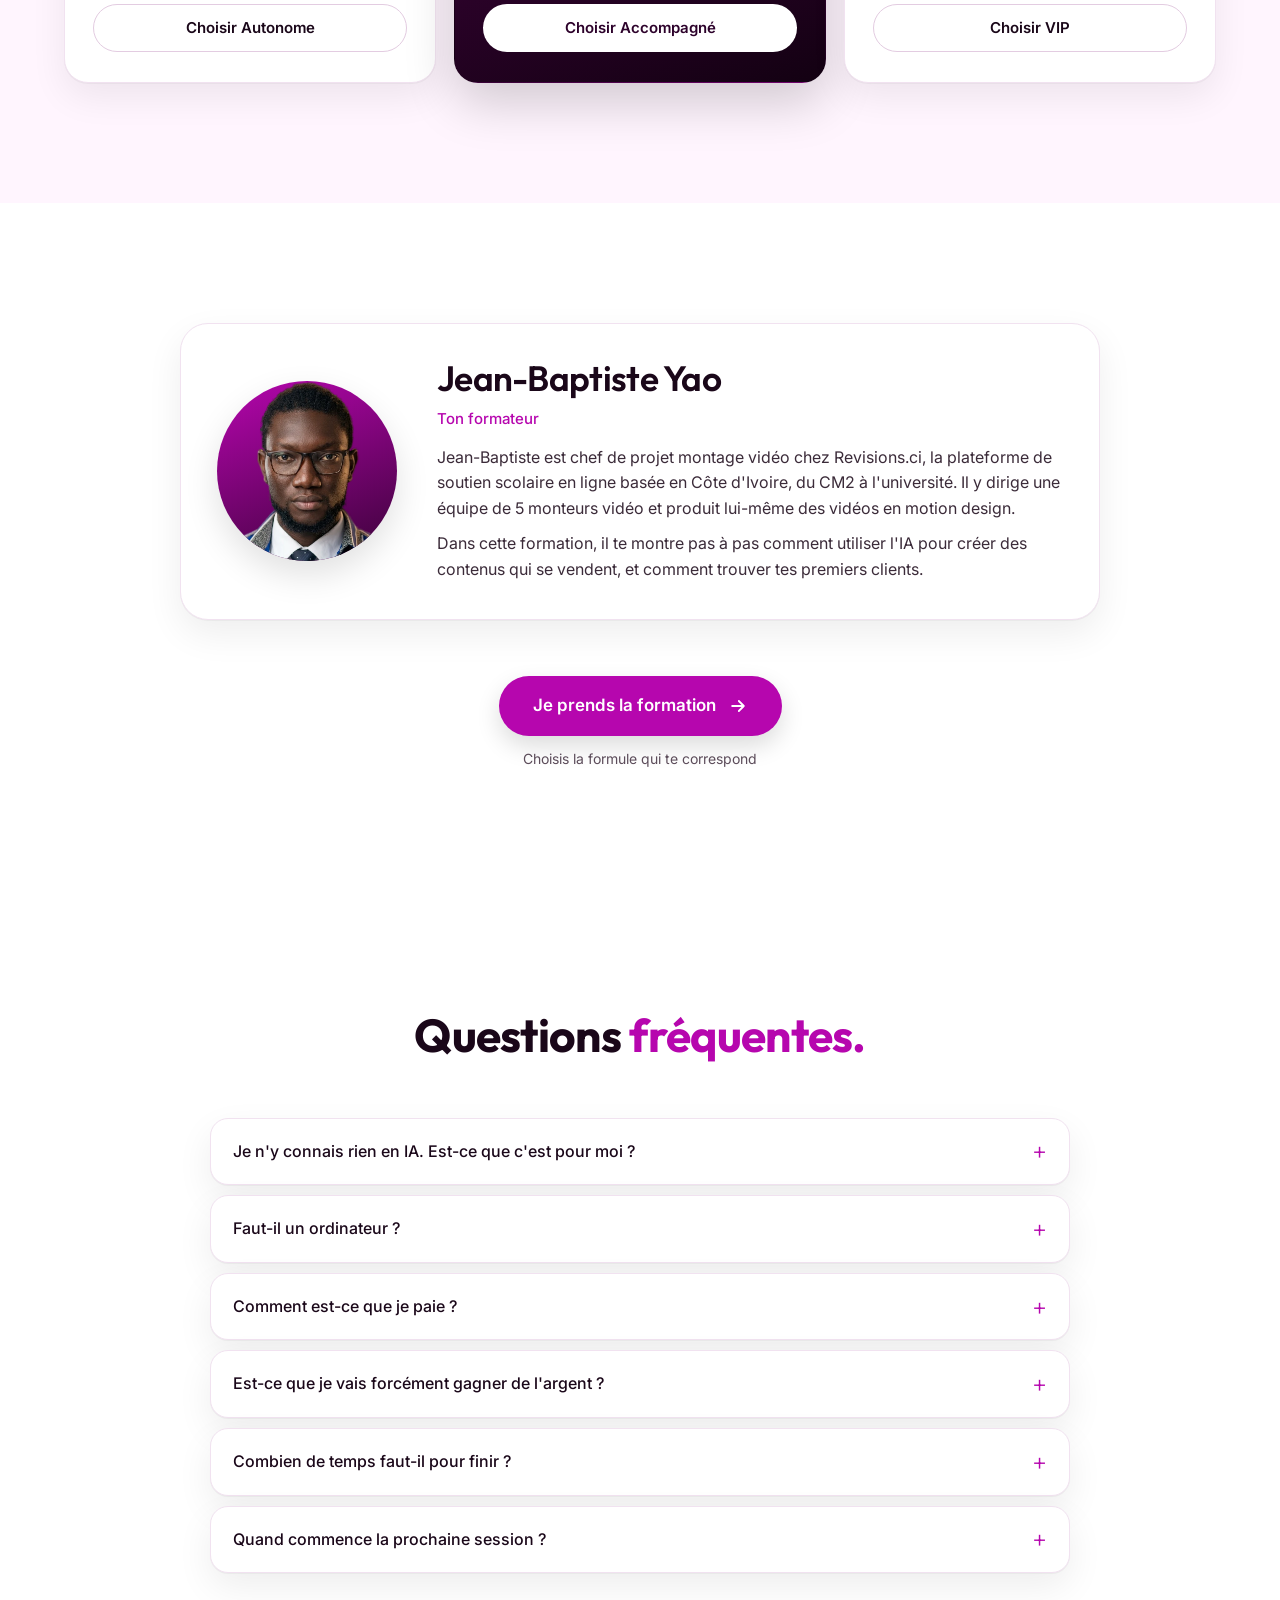
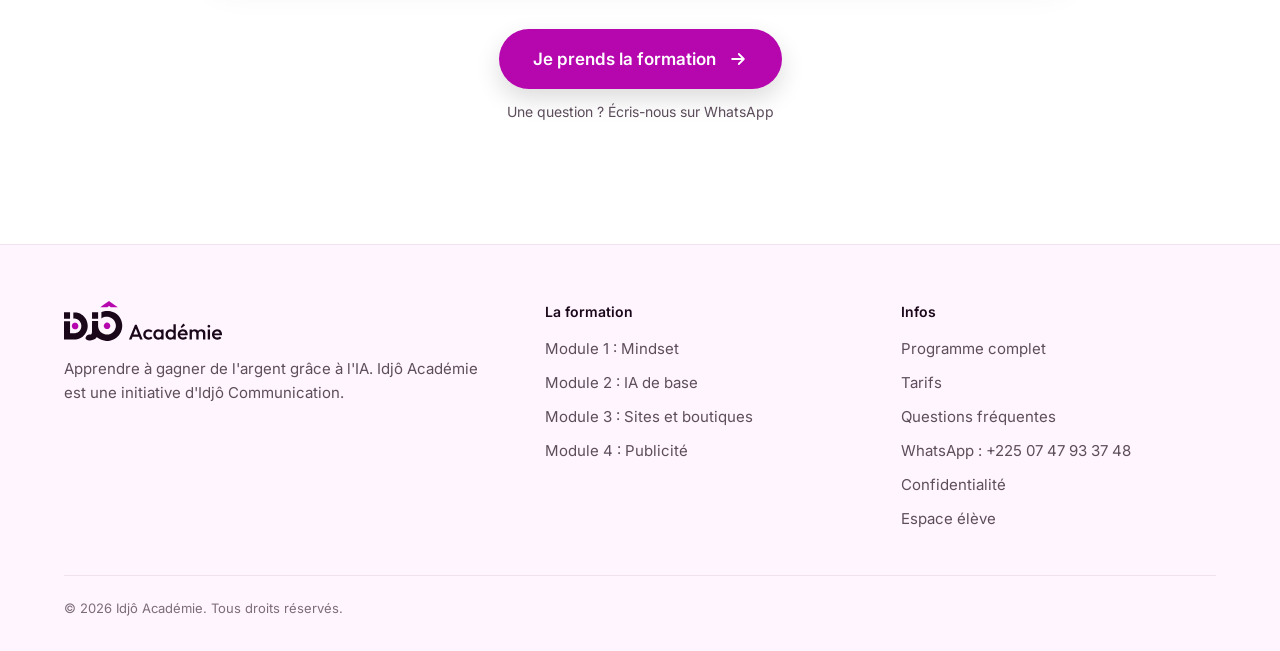
<file: vente.html>
<!DOCTYPE html>
<html lang="fr">
<head>
  <script>
    // L'ancienne adresse GitHub Pages renvoie vers le site de l'académie.
    if (/github\.io$/.test(location.hostname)) {
      location.replace("https://academie.xn--idjcommunication-pvb.com" + location.pathname.replace(/^\/idjo-academie/, "") + location.search + location.hash);
    }
  </script>
  <meta charset="utf-8">
  <meta name="viewport" content="width=device-width, initial-scale=1">
  <title>La formation Idjô Académie : apprendre à gagner de l'argent grâce à l'IA</title>
  <meta name="description" content="Formation vidéo en 4 modules et 26 leçons : le mindset, les bases de l'IA, la création de sites et de boutiques, la publicité qui fait encaisser chaque mois. Pensée pour la Côte d'Ivoire et l'Afrique francophone.">
  <meta name="theme-color" content="#FFFFFF">
  <meta property="og:type" content="website">
  <meta property="og:title" content="Idjô Académie : apprendre à gagner de l'argent grâce à l'IA">
  <meta property="og:description" content="4 modules, 26 leçons vidéo, des exercices concrets. Du mindset à tes premiers clients qui paient chaque mois.">
  <meta property="og:image" content="https://academie.xn--idjcommunication-pvb.com/assets/img/og-image.png">
  <meta property="og:url" content="https://academie.xn--idjcommunication-pvb.com/vente.html">
  <link rel="canonical" href="https://academie.xn--idjcommunication-pvb.com/vente.html">
  <meta property="og:locale" content="fr_FR">
  <meta name="twitter:card" content="summary_large_image">
  <link rel="icon" href="assets/img/favicon.svg" type="image/svg+xml">
  <link rel="icon" href="assets/img/favicon-32.png" sizes="32x32" type="image/png">
  <link rel="apple-touch-icon" href="assets/img/apple-touch-icon.png">
  <link rel="preload" href="assets/fonts/outfit.woff2" as="font" type="font/woff2" crossorigin>
  <link rel="preload" href="assets/fonts/inter.woff2" as="font" type="font/woff2" crossorigin>
  <link rel="preload" href="assets/img/flow/abidjan-nuit.webp" as="image">
  <link rel="stylesheet" href="assets/css/style.css?v=3c835138a8">
</head>
<body class="page-accueil page-vente">
  <a class="lien-evitement" href="#contenu">Aller au contenu</a>

  <svg width="0" height="0" style="position:absolute" aria-hidden="true">
    <symbol id="i-coche" viewBox="0 0 20 20"><path d="M3.5 10.5 L8 15 L16.5 5.5" fill="none" stroke="currentColor" stroke-width="2.2" stroke-linecap="round" stroke-linejoin="round"/></symbol>
    <symbol id="i-loupe" viewBox="0 0 20 20"><circle cx="8.5" cy="8.5" r="6" fill="none" stroke="currentColor" stroke-width="1.8"/><path d="M13 13 L18 18" stroke="currentColor" stroke-width="1.8" stroke-linecap="round"/></symbol>
    <symbol id="i-lecture" viewBox="0 0 24 24"><path d="M8 5.5 L19 12 L8 18.5 Z" fill="currentColor"/></symbol>
    <symbol id="i-video" viewBox="0 0 24 24"><rect x="2" y="5" width="15" height="14" rx="3" fill="none" stroke="currentColor" stroke-width="1.7"/><path d="M17 10 L22 7 L22 17 L17 14" fill="none" stroke="currentColor" stroke-width="1.7" stroke-linejoin="round"/></symbol>
    <symbol id="i-livrable" viewBox="0 0 24 24"><path d="M6 2.5 H14 L19 7.5 V21.5 H6 Z" fill="none" stroke="currentColor" stroke-width="1.7" stroke-linejoin="round"/><path d="M9 14 L11.5 16.5 L16 11.5" fill="none" stroke="currentColor" stroke-width="1.8" stroke-linecap="round" stroke-linejoin="round"/></symbol>
    <symbol id="i-telephone" viewBox="0 0 24 24"><rect x="6" y="2" width="12" height="20" rx="3" fill="none" stroke="currentColor" stroke-width="1.7"/><path d="M10.5 18.5 H13.5" stroke="currentColor" stroke-width="1.7" stroke-linecap="round"/></symbol>
    <symbol id="i-portefeuille" viewBox="0 0 24 24"><rect x="2.5" y="6" width="19" height="14" rx="3" fill="none" stroke="currentColor" stroke-width="1.7"/><path d="M5 6 L15.5 3 L17 6" fill="none" stroke="currentColor" stroke-width="1.7" stroke-linejoin="round"/><circle cx="17" cy="13" r="1.6" fill="currentColor"/></symbol>
    <symbol id="i-menu" viewBox="0 0 24 24"><path d="M4 8 H20 M4 16 H20" stroke="currentColor" stroke-width="1.8" stroke-linecap="round"/></symbol>
    <symbol id="i-fermer" viewBox="0 0 24 24"><path d="M6 6 L18 18 M18 6 L6 18" stroke="currentColor" stroke-width="1.8" stroke-linecap="round"/></symbol>
    <symbol id="i-envoyer" viewBox="0 0 24 24"><path d="M12 19 V5 M6 11 L12 5 L18 11" fill="none" stroke="currentColor" stroke-width="2" stroke-linecap="round" stroke-linejoin="round"/></symbol>
    <symbol id="i-fleche" viewBox="0 0 24 24"><path d="M5 12 H19 M13 6 L19 12 L13 18" fill="none" stroke="currentColor" stroke-width="2.2" stroke-linecap="round" stroke-linejoin="round"/></symbol>
    <symbol id="i-etincelle" viewBox="0 0 24 24"><path d="M12 2.5 C12.7 8 14.5 10 21 11.5 C14.5 13 12.7 15 12 21.5 C11.3 15 9.5 13 3 11.5 C9.5 10 11.3 8 12 2.5 Z" fill="currentColor"/></symbol>
  </svg>

  <header class="nav" id="nav">
    <div class="nav__barre verre">
      <a class="nav__logo" href="vente.html" aria-label="Idjô Académie, accueil">
        <img class="logo-clair" src="assets/img/logo.svg" alt="Idjô Académie" width="135" height="34">
        <img class="logo-sombre" src="assets/img/logo-blanc.svg" alt="" aria-hidden="true" width="135" height="34">
      </a>
      <nav class="nav__liens" id="nav-liens" aria-label="Navigation principale">
        <a href="formation.html">Le programme</a>
        <a href="#modules">Les modules</a>
        <a href="#tarifs">Tarifs</a>
        <a href="#faq">Questions</a>
      </nav>
      <button class="nav__chercher js-ouvrir-recherche" type="button" aria-label="Chercher une leçon">
        <svg width="18" height="18" aria-hidden="true"><use href="#i-loupe"/></svg>
      </button>
      <a class="bouton bouton--petit js-inscription" href="#tarifs" data-formule="accompagne"><span class="glisse"><span>S'inscrire</span><span aria-hidden="true">S'inscrire</span></span></a>
      <button class="nav__menu" type="button" aria-expanded="false" aria-controls="nav-liens" aria-label="Ouvrir le menu">
        <svg width="24" height="24" aria-hidden="true"><use href="#i-menu"/></svg>
      </button>
    </div>
  </header>

  <div class="recherche" id="recherche" role="dialog" aria-modal="true" aria-label="Chercher une leçon">
    <div class="recherche__boite verre">
      <div class="recherche__ligne">
        <svg width="18" height="18" aria-hidden="true" style="color:rgba(255,255,255,.6)"><use href="#i-loupe"/></svg>
        <label class="visuellement-cache" for="recherche-champ">Chercher une leçon</label>
        <input class="recherche__champ" id="recherche-champ" type="search" autocomplete="off" placeholder="Prompts, Mobile Money, publicité…" aria-controls="recherche-resultats">
        <button class="recherche__fermer" type="button" data-fermer-recherche>Fermer</button>
      </div>
      <ul class="recherche__resultats" id="recherche-resultats"></ul>
    </div>
  </div>

  <main id="contenu">
    <section class="hero sombre" aria-labelledby="titre-hero">
      <div class="conteneur hero__contenu">
        <div class="merci-capture" id="merci-capture" role="status" hidden>
          <p><strong>Merci <span id="merci-prenom"></span> !</strong> Ton inscription est confirmée : un e-mail t'attend dans ta boîte. Reçois aussi ton message de bienvenue sur WhatsApp, puis regarde la présentation juste en dessous.</p>
          <a class="bouton bouton--petit merci-capture__wa" id="merci-wa" href="#" target="_blank" rel="noopener">Ouvrir WhatsApp</a>
          <button class="merci-capture__fermer" type="button" aria-label="Fermer le message">×</button>
        </div>
        <h1 class="titre-hero monte" id="titre-hero">Apprendre à gagner de l'argent <em>grâce à l'IA</em></h1>
        <p class="chapeau monte monte-1">Une formation vidéo en 4 modules pour passer du bon état d'esprit à tes premiers clients : les outils d'IA, la création de sites et la publicité. Pensée pour la Côte d'Ivoire et l'Afrique francophone.</p>
        <div class="vsl monte monte-2" id="vsl">
          <img class="vsl__affiche" src="assets/img/flow/abidjan-nuit.webp" alt="" width="1376" height="768">
          <button class="vsl__lire" type="button" hidden>
            <span class="vsl__rond"><svg width="30" height="30" aria-hidden="true"><use href="#i-lecture"/></svg></span>
            <span>Regarde la présentation</span>
          </button>
          <p class="vsl__bientot">La vidéo de présentation arrive très bientôt.</p>
        </div>
        <div class="appel-bloc monte monte-3">
          <a class="bouton bouton--grand bouton--anime" href="paiement.php?formule=accompagne">Je prends la formation<svg width="20" height="20" aria-hidden="true"><use href="#i-fleche"/></svg></a>
          <p class="appel-bloc__note">Paiement par Mobile Money · Sur téléphone et ordinateur</p>
        </div>
      </div>
    </section>

    <div class="atouts">
      <div class="conteneur">
        <ul>
          <li><svg width="22" height="22" aria-hidden="true"><use href="#i-video"/></svg>26 leçons vidéo de 8 à 15 minutes</li>
          <li><svg width="22" height="22" aria-hidden="true"><use href="#i-livrable"/></svg>Un livrable concret par module</li>
          <li><svg width="22" height="22" aria-hidden="true"><use href="#i-telephone"/></svg>Sur téléphone comme sur ordinateur</li>
          <li><svg width="22" height="22" aria-hidden="true"><use href="#i-portefeuille"/></svg>Paiement par Mobile Money</li>
        </ul>
      </div>
    </div>

    <section class="section" id="modules" aria-labelledby="titre-modules">
      <div class="conteneur">
        <div class="section__tete section__tete--centre apparait">
          <h2 class="titre-section" id="titre-modules">Quatre modules, <em>un seul objectif :</em> tes premiers revenus.</h2>
          <p class="chapeau">Chaque module se termine par un livrable. À la fin, tu as un site publié, une campagne lancée et une offre à vendre.</p>
        </div>
        <ul class="modules" id="cartes-modules"></ul>
        <div class="appel-bloc apparait">
          <a class="bouton bouton--grand bouton--anime" href="paiement.php?formule=accompagne">Je prends la formation<svg width="20" height="20" aria-hidden="true"><use href="#i-fleche"/></svg></a>
          <p class="appel-bloc__note">26 leçons vidéo · Un livrable concret par module</p>
        </div>
      </div>
    </section>

    <section class="section" id="programme" aria-labelledby="titre-programme">
      <div class="conteneur">
        <div class="section__tete section__tete--centre apparait">
          <h2 class="titre-section" id="titre-programme">Ce que tu vas apprendre, <em>module par module.</em></h2>
        </div>
        <div class="onglets apparait">
          <div class="onglets__liste verre" role="tablist" aria-label="Modules" id="onglets-liste"></div>
          <div id="onglets-panneaux"></div>
        </div>
        <div class="appel-bloc apparait">
          <a class="bouton bouton--grand bouton--anime" href="paiement.php?formule=accompagne">Je prends la formation<svg width="20" height="20" aria-hidden="true"><use href="#i-fleche"/></svg></a>
          <p class="appel-bloc__note">Accès dès la validation de ton paiement</p>
        </div>
      </div>
    </section>

    <section class="section" aria-labelledby="titre-etapes">
      <div class="conteneur">
        <div class="section__tete section__tete--centre apparait">
          <h2 class="titre-section" id="titre-etapes">Comment se passe <em>la formation.</em></h2>
        </div>
        <ol class="etapes">
          <li class="verre apparait"><h3 class="titre-bloc">Regarde la leçon</h3><p>Une vidéo de 8 à 15 minutes, à regarder sur ton téléphone quand tu veux.</p></li>
          <li class="verre apparait" style="--delai:.08s"><h3 class="titre-bloc">Fais l'exercice</h3><p>Tu appliques tout de suite, sur ton projet ou sur un vrai commerce de ton quartier.</p></li>
          <li class="verre apparait" style="--delai:.16s"><h3 class="titre-bloc">Rends ton livrable</h3><p>À la fin de chaque module, un résultat concret, corrigé dans les formules Accompagné et VIP.</p></li>
          <li class="verre apparait" style="--delai:.24s"><h3 class="titre-bloc">Vends ton service</h3><p>Tu proposes ce que tu sais faire à tes premiers clients, avec les scripts et les prix de la formation.</p></li>
        </ol>
        <div class="appel-bloc apparait">
          <a class="bouton bouton--grand bouton--anime" href="paiement.php?formule=accompagne">Je prends la formation<svg width="20" height="20" aria-hidden="true"><use href="#i-fleche"/></svg></a>
          <p class="appel-bloc__note">Paiement par Mobile Money</p>
        </div>
      </div>
    </section>

    <section class="section" id="tarifs" aria-labelledby="titre-tarifs">
      <div class="conteneur">
        <div class="section__tete section__tete--centre apparait">
          <h2 class="titre-section" id="titre-tarifs">Choisis <em>ta formule.</em></h2>
          <p class="chapeau">Les 26 leçons sont dans les trois formules. Ce qui change, c'est l'accompagnement.</p>
        </div>
        <ul class="tarifs" id="liste-tarifs"></ul>
      </div>
    </section>

    <section class="section" id="formateur" aria-labelledby="titre-formateur">
      <div class="conteneur">
        <h2 class="visuellement-cache" id="titre-formateur">Ton formateur : Jean-Baptiste Yao</h2>
        <div class="formateur verre apparait">
          <div class="formateur__photo formateur__photo--detouree"><img src="assets/img/formateur/jb-pagne.webp" alt="Jean-Baptiste Yao" width="799" height="1000" loading="lazy"></div>
          <div>
            <p class="formateur__nom">Jean-Baptiste Yao</p>
            <p class="formateur__role">Ton formateur</p>
            <p>Jean-Baptiste est chef de projet montage vidéo chez Revisions.ci, la plateforme de soutien scolaire en ligne basée en Côte d'Ivoire, du CM2 à l'université. Il y dirige une équipe de 5 monteurs vidéo et produit lui-même des vidéos en motion design.</p>
            <p>Dans cette formation, il te montre pas à pas comment utiliser l'IA pour créer des contenus qui se vendent, et comment trouver tes premiers clients.</p>
          </div>
        </div>
        <div class="appel-bloc apparait">
          <a class="bouton bouton--grand bouton--anime" href="paiement.php?formule=accompagne">Je prends la formation<svg width="20" height="20" aria-hidden="true"><use href="#i-fleche"/></svg></a>
          <p class="appel-bloc__note">Choisis la formule qui te correspond</p>
        </div>
      </div>
    </section>

    <section class="section" id="faq" aria-labelledby="titre-faq">
      <div class="conteneur">
        <div class="section__tete section__tete--centre apparait">
          <h2 class="titre-section" id="titre-faq">Questions <em>fréquentes.</em></h2>
        </div>
        <div class="faq">
          <details class="verre"><summary>Je n'y connais rien en IA. Est-ce que c'est pour moi ?</summary><p>Oui. Le module 2 part de zéro : tu crées tes comptes, tu écris tes premiers prompts et tu produis tes premiers contenus pas à pas.</p></details>
          <details class="verre"><summary>Faut-il un ordinateur ?</summary><p>Les modules 1 et 2 se suivent très bien sur téléphone. Un ordinateur est conseillé pour les modules 3 et 4, où tu construis des sites et gères des campagnes.</p></details>
          <details class="verre"><summary>Comment est-ce que je paie ?</summary><p>Au choix : en ligne tout de suite, par Wave, Orange Money, MTN, Moov ou carte bancaire, ou sur WhatsApp, où on t'envoie les infos de paiement. Ton accès s'ouvre dès que le paiement est confirmé, et tu reçois un e-mail pour entrer dans tes cours.</p></details>
          <details class="verre"><summary>Est-ce que je vais forcément gagner de l'argent ?</summary><p>Personne ne peut te le garantir. La formation te donne des compétences qui se vendent et une méthode pour trouver des clients ; tes résultats dépendent du travail que tu fournis.</p></details>
          <details class="verre"><summary>Combien de temps faut-il pour finir ?</summary><p>Compte 7 à 9 semaines à ton rythme. Avec 2 heures par jour, tu peux boucler le parcours en 30 jours.</p></details>
          <details class="verre"><summary>Quand commence la prochaine session ?</summary><p>Écris-nous sur WhatsApp pour connaître la date et réserver ta place.</p></details>
        </div>
        <div class="appel-bloc apparait">
          <a class="bouton bouton--grand bouton--anime" href="paiement.php?formule=accompagne">Je prends la formation<svg width="20" height="20" aria-hidden="true"><use href="#i-fleche"/></svg></a>
          <p class="appel-bloc__note">Une question ? Écris-nous sur WhatsApp</p>
        </div>
      </div>
    </section>

  </main>

  <div class="barre-mobile barre-mobile--accueil verre" id="barre-inscription" aria-hidden="true">
    <span>Dès <strong id="barre-prix-accueil"></strong></span>
    <a class="bouton bouton--petit bouton--anime" href="paiement.php?formule=accompagne" tabindex="-1">Je prends la formation</a>
  </div>

  <footer class="pied">
    <div class="conteneur">
      <div class="pied__grille">
        <div>
          <a class="pied__logo" href="vente.html"><img src="assets/img/logo.svg" alt="Idjô Académie" width="158" height="40"></a>
          <p class="pied__texte">Apprendre à gagner de l'argent grâce à l'IA. Idjô Académie est une initiative d'Idjô Communication.</p>
        </div>
        <div>
          <h2>La formation</h2>
          <ul id="pied-modules"></ul>
        </div>
        <div>
          <h2>Infos</h2>
          <ul>
            <li><a href="formation.html">Programme complet</a></li>
            <li><a href="#tarifs">Tarifs</a></li>
            <li><a href="#faq">Questions fréquentes</a></li>
            <li><a class="js-whatsapp" href="https://wa.me/2250747933748">WhatsApp : +225 07 47 93 37 48</a></li>
            <li><a href="confidentialite.html">Confidentialité</a></li>
            <li><a class="js-compte" href="compte/connexion.php">Espace élève</a></li>
          </ul>
        </div>
      </div>
      <p class="pied__bas">© <span id="annee">2026</span> Idjô Académie. Tous droits réservés.</p>
    </div>
  </footer>

  <dialog class="fenetre sombre" id="fenetre-apercu" aria-labelledby="fenetre-titre">
    <button class="fenetre__fermer" type="button" data-fermer aria-label="Fermer"><svg width="18" height="18" aria-hidden="true"><use href="#i-fermer"/></svg></button>
    <div class="fenetre__ecran">
      <img id="fenetre-image" src="assets/img/modules/module-1-grand.webp" alt="" width="1376" height="860">
      <p>La vidéo de cette leçon sera disponible dans ton espace élève dès le lancement.</p>
    </div>
    <div class="fenetre__corps">
      <span class="fenetre__module" id="fenetre-module"></span>
      <h2 id="fenetre-titre"></h2>
      <p id="fenetre-resume"></p>
      <a class="bouton js-inscription" href="paiement.php?formule=accompagne" data-formule="accompagne">Je prends la formation</a>
    </div>
  </dialog>

  <script src="assets/js/config.js?v=8df30fa881"></script>
  <script src="assets/js/data.js?v=d3a4cc631e"></script>
  <script src="assets/js/main.js?v=5ec92beff0"></script>
</body>
</html>
</file>
<file: assets/css/style.css>
/* Idjô Académie — ambiance « haut sombre, puis blanc » :
   haut de page sombre en pleine largeur avec la vidéo, reste du site sur fond blanc,
   couleurs néon reprises de l'affiche, Outfit pour les titres, Inter pour le texte.
   Les bandeaux sombres portent la classe .sombre : elle bascule toutes les couleurs de texte en clair. */

@font-face { font-family: "Inter"; src: url("../fonts/inter.woff2") format("woff2"); font-weight: 100 900; font-display: swap; }
@font-face { font-family: "Outfit"; src: url("../fonts/outfit.woff2") format("woff2"); font-weight: 100 900; font-display: swap; }

:root {
  /* Couleurs de l'affiche */
  --neon: #B606AE;
  --neon-fonce: #9A0594;
  --rose: #FB7AF5;
  --rose-pale: #FDE8FC;
  --prune: #3A0238;
  --aubergine: #2D022B;
  --nuit: #130112;
  --blanc: #FFFFFF;

  /* Thème clair (par défaut) */
  --fond: #FFFFFF;
  --fond-doux: #FFF5FE;
  --titre: #1A0719;
  --texte: #3B2B39;
  --texte-doux: #5E4E5C;
  --texte-pale: #7D6D7B;
  --accent: var(--neon);
  --carte: #FFFFFF;
  --carte-forte: #FFF5FE;
  --bord: #F1E2F0;
  --bord-fort: #E3CCE1;
  --ombre: 0 1px 0 rgba(0, 0, 0, 0.04), 0 14px 36px rgba(0, 0, 0, 0.07);

  --titres: "Outfit", "Inter", system-ui, -apple-system, "Segoe UI", sans-serif;
  --sans: "Inter", system-ui, -apple-system, "Segoe UI", sans-serif;
  --largeur: 1200px;
  --gouttiere: 24px;
  --sortie: cubic-bezier(.22, 1, .36, 1);
}

/* Bandeaux sombres */
.sombre, .tarif--recommande {
  --titre: #FFFFFF;
  --texte: rgba(255, 255, 255, 0.82);
  --texte-doux: rgba(255, 255, 255, 0.66);
  --texte-pale: rgba(255, 255, 255, 0.48);
  --accent: var(--rose);
  --carte: rgba(255, 255, 255, 0.07);
  --carte-forte: rgba(255, 255, 255, 0.12);
  --bord: rgba(255, 255, 255, 0.12);
  --bord-fort: rgba(255, 255, 255, 0.24);
  --ombre: inset 0 1px 0 rgba(255, 255, 255, 0.08), 0 10px 30px rgba(0, 0, 0, 0.25);
  color: var(--texte);
}

*, *::before, *::after { box-sizing: border-box; }
html { -webkit-text-size-adjust: 100%; scroll-behavior: smooth; background: var(--fond); overflow-x: clip; color-scheme: light; }
body {
  margin: 0; background: var(--fond); color: var(--texte);
  font-family: var(--sans); font-size: 1rem; line-height: 1.6;
  -webkit-font-smoothing: antialiased; overflow-x: clip;
}
img, svg, video { display: block; max-width: 100%; }
a { color: inherit; }
button { font: inherit; color: inherit; }
h1, h2, h3, p, ul, ol, figure { margin: 0; }
ul, ol { padding: 0; }
:focus-visible { outline: 2px solid var(--accent); outline-offset: 3px; border-radius: 6px; }
::selection { background: var(--rose-pale); color: var(--titre); }

.conteneur { width: 100%; max-width: var(--largeur); margin-inline: auto; padding-inline: var(--gouttiere); }
.visuellement-cache { position: absolute !important; width: 1px; height: 1px; overflow: hidden; clip: rect(0 0 0 0); white-space: nowrap; }
.lien-evitement { position: absolute; left: 12px; top: -60px; z-index: 200; background: var(--titre); color: var(--blanc); padding: 10px 16px; border-radius: 999px; }
.lien-evitement:focus { top: 12px; }

/* ---------- Cartes (« verre ») ---------- */
.verre {
  background: var(--carte);
  border: 1px solid var(--bord);
  box-shadow: var(--ombre);
}
.sombre .verre {
  -webkit-backdrop-filter: blur(20px) saturate(140%);
  backdrop-filter: blur(20px) saturate(140%);
}

/* ---------- Typographie ---------- */
.titre-hero {
  font-family: var(--titres); font-weight: 700; color: var(--titre);
  font-size: clamp(2.4rem, 5.4vw, 4.4rem); line-height: 1.06; letter-spacing: -0.02em;
}
.titre-section {
  font-family: var(--titres); font-weight: 700; color: var(--titre);
  font-size: clamp(1.9rem, 3.6vw, 2.9rem); line-height: 1.12; letter-spacing: -0.015em;
}
.titre-hero, .titre-section { text-wrap: balance; }
.titre-hero em, .titre-section em { font-style: normal; color: var(--neon); }
.sombre .titre-hero em, .sombre .titre-section em { color: var(--rose); }
.titre-bloc { font-family: var(--titres); font-weight: 600; font-size: 1.1875rem; line-height: 1.3; color: var(--titre); }
.chapeau { font-size: clamp(1rem, 1.6vw, 1.1875rem); line-height: 1.55; color: var(--texte-doux); max-width: 36rem; }
.sombre .chapeau { color: var(--texte); }
.petit { font-size: 0.875rem; color: var(--texte-doux); }

/* ---------- Boutons ---------- */
.bouton {
  display: inline-flex; align-items: center; justify-content: center; gap: 8px;
  height: 48px; padding: 0 30px; border-radius: 999px; border: 0; cursor: pointer;
  background: var(--neon); color: var(--blanc);
  font-weight: 600; font-size: 0.9375rem; line-height: 1; text-decoration: none; white-space: nowrap;
  box-shadow: none;
  transition: background-color .2s ease, box-shadow .2s ease;
}
.bouton:hover { background: var(--neon-fonce); }
.sombre .bouton { background: var(--blanc); color: var(--aubergine); box-shadow: 0 10px 30px rgba(0, 0, 0, 0.25); }
.sombre .bouton:hover { background: var(--rose-pale); }
.bouton--verre, .sombre .bouton--verre { background: var(--carte); color: var(--titre); border: 1.5px solid var(--bord-fort); box-shadow: none; }
.bouton--verre:hover { background: var(--fond-doux); }
.sombre .bouton--verre { -webkit-backdrop-filter: blur(20px); backdrop-filter: blur(20px); }
.sombre .bouton--verre:hover { background: var(--carte-forte); }
.bouton--violet { background: var(--neon); color: var(--blanc); }
.bouton--plein { width: 100%; }
.bouton--petit { height: 40px; padding: 0 20px; font-size: 0.875rem; }
.bouton--grand { height: 60px; padding: 0 34px; font-size: 1.0625rem; gap: 12px; box-shadow: 0 10px 24px rgba(0, 0, 0, 0.14); }
.bouton--grand svg { flex: none; }

/* Bouton animé : un reflet passe et la flèche avance, en boucle */
.bouton--anime { position: relative; overflow: hidden; isolation: isolate; }
.bouton--anime::after {
  content: ""; position: absolute; inset: 0; z-index: -1; pointer-events: none;
  background: linear-gradient(110deg, transparent 35%, rgba(255, 255, 255, 0.38) 50%, transparent 65%);
  transform: translateX(-130%); animation: reflet 3.4s ease-in-out infinite;
}
.bouton--anime svg { animation: avance 1.7s ease-in-out infinite; }
@keyframes reflet { 0%, 55% { transform: translateX(-130%); } 100% { transform: translateX(130%); } }
@keyframes avance { 0%, 100% { transform: none; } 50% { transform: translateX(5px); } }
@media (prefers-reduced-motion: reduce) { .bouton--anime::after, .bouton--anime svg { animation: none; } }

/* Appel à l'inscription à la fin de chaque bloc */
.appel-bloc { display: grid; justify-items: center; gap: 12px; margin-top: 56px; text-align: center; }
.appel-bloc__note { font-size: 0.875rem; color: var(--texte-doux); }

/* Texte qui glisse au survol (le texte monte, sa copie arrive par le bas) */
.glisse { position: relative; display: inline-block; overflow: hidden; height: 1.2em; line-height: 1.2em; }
.glisse > span { display: block; transition: transform .28s var(--sortie); }
.glisse > span + span { position: absolute; left: 0; top: 100%; }
.bouton:hover .glisse > span, .bouton:focus-visible .glisse > span { transform: translateY(-100%); }

/* ---------- Apparitions ---------- */
@keyframes monte { from { opacity: 0; transform: translateY(14px); } to { opacity: 1; transform: none; } }
.monte { animation: monte .8s ease-out both; }
.monte-1 { animation-delay: .15s; }
.monte-2 { animation-delay: .3s; }
.monte-3 { animation-delay: .45s; }
.apparait { opacity: 0; transform: translateY(24px); transition: opacity .6s var(--sortie), transform .6s var(--sortie); transition-delay: var(--delai, 0s); }
.apparait.est-visible { opacity: 1; transform: none; }
@media (prefers-reduced-motion: reduce) {
  html { scroll-behavior: auto; }
  .monte { animation: none; }
  .apparait { opacity: 1; transform: none; transition: none; }
  .glisse > span { transition: none; }
}

/* ---------- Navigation flottante ---------- */
.nav { position: fixed; top: 16px; left: 0; right: 0; z-index: 100; padding-inline: 16px; pointer-events: none; }
.nav__barre {
  pointer-events: auto; max-width: var(--largeur); margin: 0 auto; border-radius: 999px;
  display: flex; align-items: center; gap: 20px; padding: 8px 8px 8px 22px;
}
.nav__barre.verre {
  background: rgba(255, 255, 255, 0.86);
  -webkit-backdrop-filter: blur(18px) saturate(160%); backdrop-filter: blur(18px) saturate(160%);
  box-shadow: 0 8px 30px rgba(0, 0, 0, 0.06);
}
.nav__barre.verre { transition: background-color .3s ease, border-color .3s ease, box-shadow .3s ease; }
.nav__logo img { height: 34px; width: auto; }
.nav__logo .logo-sombre { display: none; }
.nav__liens { display: flex; gap: 26px; margin-left: auto; }
.nav__liens a { text-decoration: none; font-size: 0.875rem; color: var(--texte-doux); }
.nav__liens a:hover { color: var(--neon); }
.nav__chercher { background: none; border: 0; color: var(--texte-doux); cursor: pointer; padding: 8px; display: grid; place-items: center; border-radius: 999px; }
.nav__chercher:hover { color: var(--titre); background: var(--fond-doux); }
.nav__menu { display: none; background: none; border: 0; color: var(--titre); padding: 8px; cursor: pointer; }
/* Au-dessus du haut de page sombre, la barre devient du verre foncé */
.nav--sombre:not(.menu-ouvert) .nav__barre.verre { background: rgba(255, 255, 255, 0.08); border-color: rgba(255, 255, 255, 0.16); box-shadow: none; }
.nav--sombre:not(.menu-ouvert) .logo-clair { display: none; }
.nav--sombre:not(.menu-ouvert) .logo-sombre { display: block; }
.nav--sombre:not(.menu-ouvert) .nav__liens a { color: rgba(255, 255, 255, 0.8); }
.nav--sombre:not(.menu-ouvert) .nav__liens a:hover { color: var(--blanc); }
.nav--sombre:not(.menu-ouvert) .nav__chercher, .nav--sombre:not(.menu-ouvert) .nav__menu { color: rgba(255, 255, 255, 0.85); }
.nav--sombre:not(.menu-ouvert) .nav__chercher:hover { color: var(--blanc); background: rgba(255, 255, 255, 0.1); }

/* Recherche (panneau) */
.recherche { position: fixed; inset: 0; z-index: 150; display: none; place-items: start center; padding: 96px 16px 16px; background: rgba(26, 7, 25, 0.35); -webkit-backdrop-filter: blur(4px); backdrop-filter: blur(4px); }
.recherche.est-ouverte { display: grid; }
.recherche__boite { width: min(640px, 100%); border-radius: 22px; padding: 10px; }
.recherche__ligne { display: flex; align-items: center; gap: 10px; padding: 6px 10px; color: var(--texte-doux); }
.recherche__champ { flex: 1; height: 46px; background: transparent; border: 0; color: var(--titre); font: inherit; font-size: 1.0625rem; }
.recherche__champ::placeholder { color: var(--texte-pale); }
.recherche__champ:focus { outline: none; }
.recherche__fermer { background: var(--fond-doux); border: 1px solid var(--bord); border-radius: 999px; color: var(--texte); cursor: pointer; padding: 6px 12px; font-size: 0.8125rem; }
.recherche__resultats { list-style: none; max-height: 52vh; overflow-y: auto; border-top: 1px solid var(--bord); margin-top: 6px; padding-top: 6px; }
.recherche__resultats a { display: block; padding: 10px 12px; border-radius: 12px; text-decoration: none; }
.recherche__resultats a:hover, .recherche__resultats a:focus { background: var(--fond-doux); outline: none; }
.recherche__resultats strong { display: block; color: var(--titre); font-weight: 500; }
.recherche__resultats span { font-size: 0.8125rem; color: var(--texte-doux); }
.recherche__vide { padding: 12px; color: var(--texte-doux); }

/* ---------- Haut de page : titre, vidéo de présentation, bouton ---------- */
.hero {
  position: relative; overflow: hidden; isolation: isolate;
  background: radial-gradient(900px 480px at 50% 0%, rgba(182, 6, 174, 0.22), transparent 70%), linear-gradient(180deg, var(--aubergine) 0%, var(--nuit) 70%);
}
.hero__contenu { padding-block: 150px 84px; display: grid; justify-items: center; gap: 24px; text-align: center; }
.hero .titre-hero { max-width: 15ch; }
.hero .chapeau { max-width: 44rem; }
.hero .bouton:not(.bouton--verre) { background: var(--neon); color: var(--blanc); box-shadow: 0 12px 28px rgba(0, 0, 0, 0.35); }
.hero .bouton:not(.bouton--verre):hover { background: var(--neon-fonce); }
.hero .appel-bloc { margin-top: 8px; }
.hero .appel-bloc__note { color: var(--texte-doux); }

.vsl { position: relative; width: 100%; max-width: 880px; aspect-ratio: 16 / 9; margin-top: 10px; border-radius: 20px; overflow: hidden; background: var(--nuit); border: 1px solid rgba(255, 255, 255, 0.14); box-shadow: 0 30px 70px rgba(0, 0, 0, 0.45); }
.vsl__affiche, .vsl video { position: absolute; inset: 0; width: 100%; height: 100%; object-fit: cover; }
.vsl__affiche { opacity: 0.75; }
.vsl video { background: #000; }
.vsl__lire { position: absolute; inset: 0; display: grid; place-content: center; justify-items: center; gap: 14px; background: linear-gradient(0deg, rgba(10, 2, 10, 0.55), rgba(10, 2, 10, 0.15)); border: 0; cursor: pointer; color: var(--blanc); font: inherit; font-weight: 600; font-size: 1.0625rem; }
.vsl__lire[hidden] { display: none; }
.vsl__rond { width: 84px; height: 84px; border-radius: 50%; background: var(--neon); display: grid; place-items: center; padding-left: 4px; box-shadow: 0 12px 30px rgba(0, 0, 0, 0.4); transition: transform .25s var(--sortie); }
.vsl__lire:hover .vsl__rond { transform: scale(1.07); }
.vsl__bientot { position: absolute; left: 0; right: 0; bottom: 0; padding: 14px 18px; background: rgba(19, 1, 18, 0.72); color: var(--blanc); font-size: 0.9375rem; }
.vsl.est-lue .vsl__bientot, .vsl.a-video .vsl__bientot { display: none; }

/* Merci après la page de capture (page de vente) */
.merci-capture { display: flex; align-items: center; justify-content: center; flex-wrap: wrap; gap: 12px 16px; max-width: 760px; padding: 14px 16px 14px 20px; border-radius: 16px; background: rgba(255, 255, 255, 0.09); border: 1px solid rgba(255, 255, 255, 0.2); color: #fff; text-align: left; position: relative; }
.merci-capture[hidden] { display: none; }
.merci-capture p { font-size: 0.9375rem; color: rgba(255, 255, 255, 0.86); flex: 1 1 280px; }
.merci-capture strong { color: #fff; }
.hero .merci-capture .bouton.merci-capture__wa { background: #1FAF55; box-shadow: none; }
.hero .merci-capture .bouton.merci-capture__wa:hover { background: #17994A; }
.merci-capture__fermer { background: none; border: 0; color: rgba(255, 255, 255, 0.7); font-size: 1.4rem; line-height: 1; cursor: pointer; padding: 4px 6px; }

/* ---------- Bandeau atouts ---------- */
.atouts { margin-top: 8px; }
.atouts ul { list-style: none; display: grid; grid-template-columns: repeat(4, 1fr); }
.atouts li { padding: 20px 18px; display: flex; gap: 12px; align-items: center; font-size: 0.9375rem; color: var(--texte); }
.atouts li + li { border-left: 1px solid var(--bord); }
.atouts svg { flex: none; color: var(--neon); }

/* ---------- Sections ---------- */
.section { position: relative; padding-block: 120px; overflow-x: clip; }
.section#programme, .section#tarifs { background: var(--fond-doux); }
.section__tete { display: grid; gap: 18px; margin-bottom: 56px; max-width: 760px; }
.section__tete--centre { margin-inline: auto; text-align: center; justify-items: center; }
.section__tete--centre .chapeau { margin-inline: auto; }
main { position: relative; z-index: 0; }

/* ---------- Cartes de modules ---------- */
.modules { list-style: none; display: grid; grid-template-columns: repeat(4, minmax(0, 1fr)); gap: 18px; }
.module { display: grid; border-radius: 22px; overflow: hidden; text-decoration: none; height: 100%; grid-template-rows: auto 1fr; transition: border-color .25s ease, transform .35s var(--sortie), box-shadow .35s ease; }
.module:hover { border-color: var(--bord-fort); transform: translateY(-4px); box-shadow: 0 1px 0 rgba(0, 0, 0, 0.04), 0 20px 44px rgba(0, 0, 0, 0.10); }
.module__image { aspect-ratio: 16 / 10; overflow: hidden; background: var(--fond-doux); }
.module__image img { width: 100%; height: 100%; object-fit: cover; transition: transform .8s var(--sortie); }
.module:hover .module__image img { transform: scale(1.05); }
.module__corps { padding: 20px 20px 22px; display: grid; gap: 8px; align-content: start; }
.module__num { font-size: 0.8125rem; color: var(--accent); font-weight: 600; }
.module__titre { font-family: var(--titres); font-size: 1.375rem; line-height: 1.15; color: var(--titre); font-weight: 600; letter-spacing: -0.01em; }
.module__meta { font-size: 0.8125rem; color: var(--texte-pale); }
.module__livrable { margin-top: 6px; font-size: 0.8125rem; color: var(--texte); border-top: 1px solid var(--bord); padding-top: 12px; }

/* Aperçu de leçon */
.lecon { position: relative; border-radius: 16px; overflow: hidden; background: var(--nuit); min-height: 0; display: flex; flex-direction: column; }
.lecon__image { position: absolute; inset: 0; }
.lecon__image img { position: absolute; inset: 0; width: 100%; height: 100%; object-fit: cover; opacity: 0; transition: opacity .6s ease; }
.lecon__image img.est-active { opacity: 1; }
.lecon__voile { position: absolute; inset: 0; background: linear-gradient(0deg, rgba(19, 1, 18, .88) 0%, rgba(19, 1, 18, .15) 55%, rgba(19, 1, 18, .45) 100%); }
.lecon__haut { position: relative; display: flex; justify-content: space-between; align-items: center; padding: 14px 16px; }
.lecon__marque { font-family: var(--titres); font-weight: 600; font-size: 1.0625rem; color: var(--blanc); }
.lecon__badge { border-radius: 999px; padding: 4px 12px; font-size: 0.6875rem; color: var(--blanc); }
.lecon__centre { position: relative; margin-top: auto; padding: 0 18px; display: grid; gap: 6px; }
.lecon__module { font-size: 0.75rem; color: var(--rose); font-weight: 500; }
.lecon__titre { font-family: var(--titres); font-weight: 600; font-size: clamp(1.2rem, 2vw, 1.8rem); line-height: 1.1; color: var(--blanc); max-width: 26ch; letter-spacing: -0.01em; }
.lecon__lire { position: absolute; left: 50%; top: 42%; transform: translate(-50%, -50%); width: 64px; height: 64px; border-radius: 50%; border: 1px solid rgba(255, 255, 255, 0.28); cursor: pointer; color: var(--blanc); display: grid; place-items: center; }
.lecon__lire:hover { background: rgba(182, 6, 174, 0.7); }
.chapitres { position: relative; display: flex; gap: 4px; padding: 14px 18px 16px; }
.chapitre { flex: var(--poids, 1) 1 0; min-width: 0; background: none; border: 0; padding: 6px 0 0; cursor: pointer; text-align: left; display: grid; gap: 7px; }
.chapitre__piste { position: relative; height: 4px; border-radius: 2px; background: rgba(255, 255, 255, 0.18); overflow: hidden; }
.chapitre__rempli { position: absolute; inset: 0 auto 0 0; width: 0; background: var(--blanc); }
.chapitre[aria-pressed="true"] .chapitre__rempli { background: var(--rose); box-shadow: 0 0 10px var(--rose); }
.chapitre__nom { font-size: 0.6875rem; color: rgba(255, 255, 255, 0.5); white-space: nowrap; overflow: hidden; text-overflow: ellipsis; }
.chapitre[aria-pressed="true"] .chapitre__nom { color: var(--blanc); }
@media (prefers-reduced-motion: no-preference) {
  .chapitre__rempli { transition: width .9s var(--sortie); }
}

/* ---------- Onglets du programme ---------- */
.onglets { text-align: center; }
.onglets .panneau { text-align: left; }
.onglets__liste { display: inline-flex; gap: 4px; padding: 5px; border-radius: 999px; margin-bottom: 22px; max-width: 100%; overflow-x: auto; scrollbar-width: none; }
.onglets__liste::-webkit-scrollbar { display: none; }
.onglet { flex: none; background: none; border: 0; color: var(--texte-doux); border-radius: 999px; padding: 9px 18px; font-size: 0.875rem; cursor: pointer; }
.onglet[aria-selected="true"] { background: var(--neon); color: var(--blanc); font-weight: 500; }
.onglet:hover { color: var(--titre); }
.onglet[aria-selected="true"]:hover { color: var(--blanc); }
.panneau { border-radius: 24px; padding: 34px; display: grid; grid-template-columns: minmax(0, 0.9fr) minmax(0, 1.1fr); gap: 40px; }
.panneau[hidden] { display: none; }
.panneau__intro { display: grid; gap: 16px; align-content: start; }
.panneau__intro .titre-bloc { font-size: 1.75rem; line-height: 1.12; letter-spacing: -0.015em; }
.coches { list-style: none; display: grid; gap: 10px; }
.coches li { display: grid; grid-template-columns: 20px 1fr; gap: 10px; line-height: 1.5; font-size: 0.9375rem; }
.coches svg { margin-top: 3px; color: var(--accent); }
.lecons-courtes { list-style: none; }
.lecons-courtes li { display: grid; grid-template-columns: 42px 1fr auto; gap: 10px; padding: 13px 0; border-bottom: 1px solid var(--bord); font-size: 0.9375rem; color: var(--texte); }
.lecons-courtes li:first-child { padding-top: 0; }
.lecons-courtes .num { color: var(--accent); font-weight: 500; font-variant-numeric: tabular-nums; }
.lecons-courtes .duree { color: var(--texte-pale); font-size: 0.8125rem; white-space: nowrap; }

/* ---------- Étapes ---------- */
.etapes { list-style: none; display: grid; grid-template-columns: repeat(4, 1fr); gap: 18px; counter-reset: etape; }
.etapes li { counter-increment: etape; border-radius: 22px; padding: 26px; display: grid; gap: 10px; align-content: start; }
.etapes li.verre { background: var(--fond-doux); border-color: transparent; box-shadow: none; }
.etapes li::before { content: counter(etape); display: grid; place-items: center; width: 52px; height: 52px; border-radius: 16px; font-family: var(--titres); font-weight: 600; font-size: 1.6rem; line-height: 1; color: var(--neon); background: var(--rose-pale); margin-bottom: 8px; }
.etapes p { font-size: 0.9375rem; color: var(--texte-doux); }

/* ---------- Tarifs ---------- */
.tarifs { list-style: none; display: grid; grid-template-columns: repeat(3, 1fr); gap: 18px; align-items: stretch; }
.tarif { border-radius: 24px; padding: 30px 28px; display: grid; gap: 18px; grid-template-rows: auto auto auto 1fr auto; position: relative; }
.tarif.tarif--recommande { border-color: transparent; background: radial-gradient(420px 260px at 90% 0%, rgba(182, 6, 174, 0.45), transparent 70%), linear-gradient(160deg, var(--prune) 0%, var(--aubergine) 60%, var(--nuit) 100%); box-shadow: 0 20px 50px rgba(0, 0, 0, 0.18); }
.tarif--recommande .bouton { background: var(--blanc); color: var(--aubergine); box-shadow: none; }
.tarif--recommande .bouton:hover { background: var(--rose-pale); }
.tarif__nom { display: flex; align-items: center; justify-content: space-between; gap: 10px; color: var(--titre); font-weight: 600; font-size: 1.0625rem; }
.tarif__badge { font-size: 0.6875rem; font-weight: 600; background: var(--neon); color: var(--blanc); padding: 4px 10px; border-radius: 999px; box-shadow: 0 0 14px rgba(182, 6, 174, 0.6); }
.tarif__prix { font-family: var(--titres); font-weight: 600; font-size: 3rem; line-height: 1; letter-spacing: -0.03em; color: var(--titre); }
.tarif__prix small { font-family: var(--sans); font-weight: 400; letter-spacing: 0; font-size: 0.9375rem; color: var(--texte-doux); margin-left: 6px; }
.tarif__pour { font-size: 0.9375rem; color: var(--texte-doux); }

/* ---------- Formateur ---------- */
.formateur { display: grid; grid-template-columns: 180px minmax(0, 1fr); gap: 40px; align-items: center; max-width: 920px; margin-inline: auto; border-radius: 28px; padding: 36px; }
.formateur__photo { width: 180px; height: 180px; border-radius: 50%; background: linear-gradient(160deg, var(--neon), var(--prune)); color: var(--blanc); display: grid; place-items: center; font-family: var(--titres); font-weight: 600; font-size: 5rem; overflow: hidden; box-shadow: 0 14px 34px rgba(0, 0, 0, 0.12); }
.formateur__photo img { width: 100%; height: 100%; object-fit: cover; }
.formateur__photo--detouree img { object-position: 50% 8%; transform: scale(1.12); transform-origin: 50% 0; }
.formateur__nom { font-family: var(--titres); font-weight: 600; font-size: 2.2rem; line-height: 1.05; letter-spacing: -0.02em; color: var(--titre); }
.formateur__role { color: var(--accent); margin: 8px 0 14px; font-size: 0.9375rem; font-weight: 500; }
.formateur p + p { margin-top: 10px; }

/* ---------- FAQ ---------- */
.faq { max-width: 860px; margin-inline: auto; display: grid; gap: 10px; }
.faq details { border-radius: 18px; padding: 0 22px; }
.faq summary { list-style: none; cursor: pointer; padding: 20px 36px 20px 0; position: relative; color: var(--titre); font-weight: 500; }
.faq summary::-webkit-details-marker { display: none; }
.faq summary::after { content: "+"; position: absolute; right: 0; top: 50%; transform: translateY(-50%); font-size: 1.5rem; font-weight: 300; color: var(--accent); transition: transform .25s ease; }
.faq details[open] summary::after { transform: translateY(-50%) rotate(45deg); }
.faq details p { padding: 0 0 20px; color: var(--texte-doux); max-width: 44rem; }

/* ---------- Pied de page ---------- */
.pied { background: var(--fond-doux); border-top: 1px solid var(--bord); padding-block: 56px 32px; font-size: 0.9375rem; }
.pied__grille { display: grid; grid-template-columns: 1.4fr 1fr 1fr; gap: 40px; }
.pied__logo img { height: 40px; width: auto; }
.pied__texte { margin-top: 16px; max-width: 26rem; color: var(--texte-doux); }
.pied h2 { font-size: 0.875rem; font-weight: 600; color: var(--titre); margin-bottom: 14px; }
.pied ul { list-style: none; display: grid; gap: 10px; }
.pied a { color: var(--texte-doux); text-decoration: none; }
.pied a:hover { color: var(--neon); }
.pied__bas { border-top: 1px solid var(--bord); margin-top: 44px; padding-top: 22px; color: var(--texte-pale); font-size: 0.8125rem; }

/* ---------- Fenêtre d'aperçu ---------- */
.fenetre { border: 1px solid var(--bord); padding: 0; border-radius: 22px; width: min(640px, calc(100% - 32px)); background: #1A0719; color: var(--texte); box-shadow: 0 30px 80px rgba(0, 0, 0, 0.35); }
.fenetre::backdrop { background: rgba(26, 7, 25, 0.55); -webkit-backdrop-filter: blur(6px); backdrop-filter: blur(6px); }
.fenetre__ecran { aspect-ratio: 16 / 9; background: var(--nuit); position: relative; }
.fenetre__ecran img { width: 100%; height: 100%; object-fit: cover; opacity: 0.6; }
.fenetre__ecran p { position: absolute; inset: auto 0 0 0; padding: 14px 18px; background: rgba(19, 1, 18, .78); color: var(--blanc); font-size: 0.875rem; }
.fenetre__corps { padding: 24px; display: grid; gap: 12px; }
.fenetre__corps h2 { font-family: var(--titres); font-weight: 600; font-size: 1.75rem; line-height: 1.1; letter-spacing: -0.015em; color: var(--titre); }
.fenetre__module { font-size: 0.8125rem; color: var(--accent); }
.fenetre__fermer { position: absolute; top: 12px; right: 12px; z-index: 2; width: 40px; height: 40px; border-radius: 50%; border: 1px solid var(--bord-fort); background: rgba(19, 1, 18, .55); color: var(--blanc); cursor: pointer; display: grid; place-items: center; }

/* ---------- Page formation ---------- */
.tete-formation { position: relative; overflow: hidden; isolation: isolate; padding-block: 150px 80px; background: var(--nuit); }
.tete-formation__fond { position: absolute; inset: 0; z-index: -2; }
.tete-formation__fond img { width: 100%; height: 100%; object-fit: cover; opacity: .55; }
.tete-formation__voile { position: absolute; inset: 0; z-index: -1; background: linear-gradient(90deg, rgba(10, 2, 10, .94) 0%, rgba(10, 2, 10, .7) 45%, rgba(10, 2, 10, .25) 100%), linear-gradient(0deg, rgba(10, 2, 10, .7) 0%, rgba(10, 2, 10, 0) 40%); }
.tete-formation__contenu { max-width: 720px; display: grid; gap: 18px; }
.fil-ariane ol { list-style: none; display: flex; flex-wrap: wrap; gap: 8px; font-size: 0.8125rem; color: var(--texte-doux); }
.fil-ariane li + li::before { content: "/"; margin-right: 8px; color: var(--texte-pale); }
.fil-ariane a { color: var(--accent); text-decoration: none; }
.tete-formation h1 { font-family: var(--titres); font-weight: 600; color: var(--titre); font-size: clamp(2.3rem, 4.8vw, 3.9rem); line-height: 1.04; letter-spacing: -0.025em; }
.etiquettes { display: flex; flex-wrap: wrap; gap: 8px; align-items: center; font-size: 0.8125rem; }
.etiquettes span { border: 1px solid var(--bord); border-radius: 999px; padding: 4px 12px; color: var(--texte); }
.etiquettes .etiquette-nouveau { background: var(--neon); border-color: var(--neon); color: var(--blanc); }
.etiquettes a { color: var(--accent); }

.formation { display: grid; grid-template-columns: minmax(0, 1fr) 370px; gap: 48px; align-items: start; }
.formation__principal { display: grid; gap: 64px; padding-block: 56px 120px; min-width: 0; }
.formation__carte { position: sticky; top: 100px; margin-top: -40px; z-index: 5; }
.formation h2 { font-family: var(--titres); font-weight: 600; color: var(--titre); font-size: 2.2rem; line-height: 1.08; letter-spacing: -0.02em; margin-bottom: 20px; }
.encadre { border-radius: 24px; padding: 30px; }
.encadre .coches { grid-template-columns: repeat(2, minmax(0, 1fr)); column-gap: 28px; }

.carte-achat { border-radius: 24px; overflow: hidden; box-shadow: 0 1px 0 rgba(0, 0, 0, 0.04), 0 22px 54px rgba(0, 0, 0, 0.12); }
.carte-achat__apercu { position: relative; display: block; width: 100%; border: 0; padding: 0; cursor: pointer; aspect-ratio: 16 / 9; background: var(--nuit); }
.carte-achat__apercu img { width: 100%; height: 100%; object-fit: cover; }
.carte-achat__apercu .lecon__lire { top: 44%; background: rgba(19, 1, 18, .4); border-color: rgba(255, 255, 255, .35); color: var(--blanc); box-shadow: none; -webkit-backdrop-filter: blur(10px); backdrop-filter: blur(10px); }
.carte-achat__apercu .libelle { position: absolute; left: 0; right: 0; bottom: 0; padding: 10px; text-align: center; font-size: 0.875rem; color: var(--blanc); background: rgba(19, 1, 18, .65); }
.carte-achat__corps { padding: 24px; display: grid; gap: 16px; }
.carte-achat__prix { font-family: var(--titres); font-weight: 600; font-size: 2.8rem; line-height: 1; letter-spacing: -0.03em; color: var(--titre); }
.carte-achat__prix small { font-family: var(--sans); font-weight: 400; letter-spacing: 0; font-size: 0.9375rem; color: var(--texte-doux); margin-left: 6px; }
.choix-formule { border: 0; padding: 0; margin: 0; min-width: 0; }
.choix-formule legend { font-size: 0.8125rem; color: var(--texte-doux); margin-bottom: 8px; padding: 0; }
.choix-formule__options { display: grid; grid-template-columns: repeat(3, 1fr); gap: 4px; padding: 4px; border-radius: 999px; background: var(--fond-doux); border: 1px solid var(--bord); }
.choix-formule input { position: absolute; opacity: 0; pointer-events: none; }
.choix-formule label { border-radius: 999px; text-align: center; padding: 8px 4px; font-size: 0.8125rem; cursor: pointer; color: var(--texte); }
.choix-formule input:checked + label { background: var(--neon); color: var(--blanc); font-weight: 500; }
.choix-formule input:focus-visible + label { outline: 2px solid var(--neon); outline-offset: 2px; }
.carte-achat h3 { font-size: 0.9375rem; font-weight: 600; color: var(--titre); }
.carte-achat .coches { font-size: 0.875rem; gap: 8px; }
.lien-bouton { background: none; border: 0; padding: 0; color: var(--accent); cursor: pointer; text-decoration: underline; text-underline-offset: 3px; font-size: 0.875rem; justify-self: center; }

.programme__resume { display: flex; justify-content: space-between; align-items: center; gap: 16px; flex-wrap: wrap; margin-bottom: 14px; font-size: 0.875rem; color: var(--texte-doux); }
.programme { display: grid; gap: 10px; }
.programme details { border-radius: 18px; overflow: hidden; }
.programme summary { list-style: none; cursor: pointer; padding: 18px 20px 18px 50px; position: relative; display: flex; justify-content: space-between; gap: 16px; align-items: baseline; }
.programme summary::-webkit-details-marker { display: none; }
.programme summary::before { content: "+"; position: absolute; left: 20px; top: 14px; font-size: 1.4rem; font-weight: 300; color: var(--accent); transition: transform .25s ease; }
.programme details[open] summary::before { transform: rotate(45deg); }
.programme summary strong { color: var(--titre); font-weight: 600; line-height: 1.35; }
.programme summary span { font-size: 0.8125rem; color: var(--texte-pale); white-space: nowrap; }
.programme ul { list-style: none; padding: 4px 20px 16px; border-top: 1px solid var(--bord); }
.programme li { display: grid; grid-template-columns: 22px minmax(0, 1fr) auto auto; gap: 12px; align-items: center; padding: 10px 0; font-size: 0.9375rem; }
.programme li svg { color: var(--texte-pale); }
.programme li.surbrillance { background: rgba(182, 6, 174, 0.08); outline: 1px solid var(--neon); border-radius: 10px; padding-inline: 8px; }
.programme .duree { color: var(--texte-pale); font-variant-numeric: tabular-nums; white-space: nowrap; font-size: 0.8125rem; }
.programme .numero-lecon { color: var(--texte-pale); margin-right: 6px; font-variant-numeric: tabular-nums; }
.apercu-lien { color: var(--accent); background: none; border: 0; padding: 0; cursor: pointer; text-decoration: underline; text-underline-offset: 3px; font-size: 0.875rem; }
.texte-long { display: grid; gap: 14px; max-width: 46rem; }
.liste-puces { padding-left: 20px; display: grid; gap: 8px; }
.liste-puces li::marker { color: var(--neon); }

.barre-mobile { display: none; }
.barre-mobile--accueil { transition: transform .35s var(--sortie), opacity .35s ease; }
.barre-mobile--accueil:not(.est-visible) { transform: translateY(140%); opacity: 0; pointer-events: none; }
.barre-mobile--accueil span { font-size: 0.875rem; color: var(--texte-doux); }

/* ---------- Adaptations ---------- */
@media (max-width: 1100px) {
  .modules { grid-template-columns: repeat(2, minmax(0, 1fr)); }
  .formation { grid-template-columns: minmax(0, 1fr) 330px; gap: 32px; }
}
@media (max-width: 900px) {
  .nav__liens { display: none; }
  .nav__menu { display: block; }
  .nav__barre { flex-wrap: wrap; border-radius: 26px; gap: 6px; padding-left: 18px; }
  .nav.menu-ouvert .nav__liens { display: grid; gap: 4px; order: 5; flex-basis: 100%; margin: 6px 0 4px; }
  .nav.menu-ouvert .nav__liens a { padding: 10px 6px; font-size: 1rem; }
  .nav__chercher { margin-left: auto; }
  .atouts ul { grid-template-columns: repeat(2, 1fr); }
  .atouts li:nth-child(3) { border-left: 0; }
  .atouts li:nth-child(n+3) { border-top: 1px solid var(--bord); }
  .panneau { grid-template-columns: 1fr; padding: 24px; gap: 26px; }
  .etapes { grid-template-columns: repeat(2, 1fr); }
  .tarifs { grid-template-columns: 1fr; max-width: 520px; }
  .pied__grille { grid-template-columns: 1fr 1fr; }
  .pied__grille > :first-child { grid-column: 1 / -1; }
  .formation { grid-template-columns: 1fr; }
  .formation__carte { position: static; margin-top: 0; order: -1; padding-top: 24px; }
  .formation__principal { padding-top: 16px; }
  .carte-achat__apercu { display: none; }
  .barre-mobile {
    display: flex; position: fixed; left: 12px; right: 12px; bottom: 12px; z-index: 90; border-radius: 999px;
    padding: 8px 8px 8px 22px; align-items: center; justify-content: space-between; gap: 16px;
  }
  .barre-mobile.verre { background: rgba(255, 255, 255, 0.95); -webkit-backdrop-filter: blur(16px); backdrop-filter: blur(16px); box-shadow: 0 10px 34px rgba(0, 0, 0, 0.14); }
  .barre-mobile strong { font-family: var(--titres); font-weight: 600; font-size: 1.4rem; letter-spacing: -0.02em; color: var(--titre); }
  .page-formation { padding-bottom: 90px; }
  .page-accueil { padding-bottom: 84px; }
}
@media (max-width: 640px) {
  :root { --gouttiere: 18px; }
  .section { padding-block: 84px; }
  .hero__contenu { padding-block: 112px 56px; gap: 20px; }
  .vsl { border-radius: 14px; margin-inline: calc(var(--gouttiere) * -0.5); width: calc(100% + var(--gouttiere)); max-width: none; }
  .vsl__rond { width: 66px; height: 66px; }
  .vsl__bientot { font-size: 0.8125rem; padding: 10px 14px; }
  .bouton--grand { height: 56px; padding: 0 24px; font-size: 1rem; width: 100%; max-width: 380px; }
  .appel-bloc { margin-top: 40px; }
  .atouts { margin-top: 12px; }
  .modules { display: flex; overflow-x: auto; scroll-snap-type: x mandatory; scroll-padding-inline: var(--gouttiere); gap: 14px; margin-inline: calc(var(--gouttiere) * -1); padding: 0 var(--gouttiere) 24px; scrollbar-width: none; }
  .modules::-webkit-scrollbar { display: none; }
  .modules > li { flex: 0 0 80%; scroll-snap-align: start; }
  .atouts ul { grid-template-columns: 1fr; }
  .atouts li, .atouts li + li { border-left: 0; padding: 14px 0; }
  .atouts li + li { border-top: 1px solid var(--bord); }
  .nav__barre > .bouton { display: none; }
  .nav.menu-ouvert .nav__barre > .bouton { display: inline-flex; order: 6; width: 100%; margin-bottom: 6px; }
  .chapitre__nom { display: none; }
  .etapes { grid-template-columns: 1fr; }
  .formateur { grid-template-columns: 1fr; padding: 26px; gap: 22px; }
  .formateur__photo { width: 120px; height: 120px; font-size: 3.5rem; }
  .tete-formation { padding-block: 120px 56px; }
  .encadre { padding: 22px; }
  .encadre .coches { grid-template-columns: 1fr; }
  .programme summary { flex-direction: column; gap: 4px; }
  .programme ul { padding-inline: 14px; }
  .pied__grille { grid-template-columns: 1fr; }
}
</file>
<file: assets/css/landing.css>
/* Idjô Académie — page d'accueil sombre, façon page de lancement (noir, violet néon, doré).
   Se charge après style.css, seulement sur l'accueil (body.page-sombre). */

.page-sombre {
  --fond: #08060A;
  --fond-doux: #0F0B11;
  --or: #E4B860;
  --or-clair: #F5D896;
  --titre: #FFFFFF;
  --texte: rgba(255, 255, 255, 0.84);
  --texte-doux: rgba(255, 255, 255, 0.66);
  --texte-pale: rgba(255, 255, 255, 0.46);
  --accent: var(--or);
  --carte: #120D14;
  --carte-forte: #1A131D;
  --bord: rgba(255, 255, 255, 0.09);
  --bord-fort: rgba(255, 255, 255, 0.17);
  --ombre: 0 18px 40px rgba(0, 0, 0, 0.35);
  background: var(--fond);
  color: var(--texte);
}
html:has(body.page-sombre) { background: #08060A; color-scheme: dark; }
.page-sombre ::selection { background: var(--neon); color: #fff; }
.page-sombre :focus-visible { outline-color: var(--or); }

/* ---------- Boutons ---------- */
.page-sombre .bouton:not(.bouton--verre) {
  background: linear-gradient(135deg, #CC12C3 0%, #9A0594 100%); color: #fff;
  box-shadow: 0 12px 30px rgba(182, 6, 174, 0.35);
}
.page-sombre .bouton:not(.bouton--verre):hover { background: linear-gradient(135deg, #D928D0 0%, #A50A9E 100%); }
.ld-envoyer { width: 100%; justify-content: center; text-transform: uppercase; letter-spacing: 0.03em; font-size: 0.9375rem; }
.ld-envoyer.est-en-cours { opacity: 0.7; pointer-events: none; }

/* ---------- Barre de navigation : toujours en verre foncé ---------- */
.page-sombre .nav .nav__barre.verre { background: rgba(14, 10, 16, 0.78); border-color: rgba(255, 255, 255, 0.1); box-shadow: 0 10px 30px rgba(0, 0, 0, 0.35); }
.page-sombre .nav .logo-clair { display: none; }
.page-sombre .nav .logo-sombre { display: block; }
.page-sombre .nav .nav__liens a { color: rgba(255, 255, 255, 0.8); }
.page-sombre .nav .nav__liens a:hover { color: var(--or); }
.page-sombre .nav .nav__chercher, .page-sombre .nav .nav__menu { color: rgba(255, 255, 255, 0.85); }
.page-sombre .nav .nav__chercher:hover { color: #fff; background: rgba(255, 255, 255, 0.08); }

/* ---------- Titres ---------- */
.ld-surtitre { font-family: var(--titres); text-transform: uppercase; letter-spacing: 0.32em; font-size: 0.8125rem; font-weight: 600; color: var(--or); }
.ld-titre {
  font-family: var(--titres); font-weight: 800; color: #fff; text-wrap: balance;
  font-size: clamp(2.5rem, 5vw, 4.3rem); line-height: 1.02; letter-spacing: -0.02em;
}
.ld-titre-section {
  font-family: var(--titres); font-weight: 800; color: #fff; text-wrap: balance;
  font-size: clamp(1.9rem, 3.6vw, 2.8rem); line-height: 1.1; letter-spacing: -0.015em;
}
.ld-titre em, .ld-titre-section em {
  font-style: normal; color: var(--or);
  background: linear-gradient(90deg, var(--or-clair), var(--or) 55%, #C98E2E); -webkit-background-clip: text; background-clip: text; -webkit-text-fill-color: transparent;
}
.ld-chapeau { font-size: clamp(1.0625rem, 1.5vw, 1.1875rem); line-height: 1.55; color: var(--texte-doux); max-width: 34rem; }
.ld-chapeau strong { color: #fff; font-weight: 600; }

/* ---------- Haut de page ---------- */
.ld-hero.hero { background: var(--fond); }
.ld-hero__lueur {
  position: absolute; inset: 0; pointer-events: none;
  background:
    radial-gradient(560px 560px at 76% 46%, rgba(182, 6, 174, 0.42), transparent 70%),
    radial-gradient(420px 320px at 90% 92%, rgba(228, 184, 96, 0.16), transparent 70%),
    radial-gradient(700px 400px at 10% 0%, rgba(182, 6, 174, 0.12), transparent 70%);
}
.ld-hero__grille {
  position: relative; display: grid; grid-template-columns: minmax(0, 1.05fr) minmax(0, 0.95fr);
  align-items: end; gap: 24px; min-height: min(880px, 100svh); padding-top: 112px;
}
.ld-hero__texte { align-self: center; display: grid; gap: 20px; padding-bottom: 48px; }
.ld-hero__photo { position: relative; isolation: isolate; margin: 0; align-self: end; justify-self: center; width: 100%; max-width: 560px; }
.ld-hero__photo::before {
  content: ""; position: absolute; z-index: -1; left: 6%; right: 6%; top: 6%; aspect-ratio: 1; border-radius: 50%;
  border: 1px solid rgba(228, 184, 96, 0.35);
  background: radial-gradient(circle at 50% 45%, rgba(182, 6, 174, 0.5), rgba(182, 6, 174, 0.08) 62%, transparent 72%);
}
.ld-hero__photo img {
  width: 100%; height: auto;
  filter: drop-shadow(0 0 1px rgba(251, 122, 245, 0.55)) drop-shadow(0 30px 60px rgba(0, 0, 0, 0.6));
  -webkit-mask-image: linear-gradient(to bottom, #000 78%, transparent 100%); mask-image: linear-gradient(to bottom, #000 78%, transparent 100%);
}
.ld-badge {
  position: absolute; left: -4%; bottom: 22%; display: grid; gap: 2px;
  background: rgba(16, 11, 18, 0.82); -webkit-backdrop-filter: blur(12px); backdrop-filter: blur(12px);
  border: 1px solid rgba(255, 255, 255, 0.12); border-left: 3px solid var(--or); border-radius: 12px; padding: 12px 18px;
}
.ld-badge strong { font-family: var(--titres); color: #fff; font-size: 1.0625rem; font-weight: 700; }
.ld-badge span { color: var(--or); font-size: 0.75rem; text-transform: uppercase; letter-spacing: 0.18em; font-weight: 600; }

/* ---------- Formulaires ---------- */
.ld-formulaire { position: relative; display: grid; gap: 12px; max-width: 30rem; }
.ld-champ label { display: block; font-size: 0.8125rem; color: var(--texte-doux); margin-bottom: 6px; }
.ld-champ input {
  width: 100%; height: 54px; border-radius: 12px; padding: 0 16px; font: inherit; font-size: 1rem; color: #fff;
  background: rgba(255, 255, 255, 0.06); border: 1px solid rgba(255, 255, 255, 0.14); transition: border-color .2s ease, box-shadow .2s ease;
}
.ld-champ input::placeholder { color: rgba(255, 255, 255, 0.38); }
.ld-champ input:focus { outline: none; border-color: var(--or); box-shadow: 0 0 0 3px rgba(228, 184, 96, 0.2); }
.ld-champ input[aria-invalid="true"] { border-color: #FF7A98; }
.ld-piege { position: absolute; left: -9999px; width: 1px; height: 1px; overflow: hidden; }
.ld-envoyer { margin-top: 4px; }
.ld-formulaire__erreur { color: #FF9AB2; font-size: 0.875rem; }
.ld-formulaire__erreur[hidden] { display: none; }
.ld-formulaire__note { display: flex; gap: 8px; align-items: center; font-size: 0.8125rem; color: var(--texte-pale); }
.ld-formulaire__note svg { color: var(--or); flex: none; }
.ld-merci {
  display: grid; gap: 12px; justify-items: start; max-width: 30rem; padding: 26px; border-radius: 18px;
  background: rgba(228, 184, 96, 0.07); border: 1px solid rgba(228, 184, 96, 0.35);
}
.ld-merci__titre { font-family: var(--titres); font-weight: 800; font-size: 1.6rem; color: #fff; }
.page-sombre .ld-merci .ld-merci__wa { background: #1FAF55; box-shadow: none; width: 100%; justify-content: center; }
.page-sombre .ld-merci .ld-merci__wa:hover { background: #17994A; }
.ld-merci__lien { color: var(--or); font-size: 0.9375rem; text-underline-offset: 3px; }

/* ---------- Bandeau défilant ---------- */
.ld-bandeau {
  overflow: hidden; padding: 18px 0; border-block: 1px solid rgba(228, 184, 96, 0.25);
  background: linear-gradient(90deg, #120A14, #1C0F20 50%, #120A14);
}
.ld-bandeau__piste { display: flex; width: max-content; animation: ld-defile 32s linear infinite; }
.ld-bandeau ul { list-style: none; display: flex; }
.ld-bandeau li {
  display: flex; align-items: center; gap: 30px; padding-right: 30px; white-space: nowrap;
  font-family: var(--titres); font-weight: 600; font-size: 1.25rem; text-transform: uppercase; letter-spacing: 0.04em; color: #fff;
}
.ld-bandeau li::after { content: ""; width: 10px; height: 10px; transform: rotate(45deg); border: 2px solid var(--or); }
@keyframes ld-defile { to { transform: translateX(-50%); } }
@media (prefers-reduced-motion: reduce) { .ld-bandeau__piste { animation: none; } }

/* ---------- Sections ---------- */
.page-sombre .section#programme, .page-sombre .section#tarifs { background: var(--fond-doux); }
.ld-section .section__tete .chapeau { color: var(--texte-doux); }
.page-sombre .appel-bloc__note { color: var(--texte-pale); }
.page-sombre .vsl { margin-inline: auto; }

/* « C'est pour toi si » */
.ld-cadre {
  max-width: 1000px; margin-inline: auto; padding: 48px; border-radius: 26px; border: 1px solid var(--bord-fort);
  background: radial-gradient(520px 380px at 0% 100%, rgba(182, 6, 174, 0.38), transparent 70%), #0E0A10;
}
.ld-pour-toi { list-style: none; display: grid; grid-template-columns: repeat(2, minmax(0, 1fr)); gap: 16px; margin-top: 30px; }
.ld-pour-toi li { display: grid; gap: 14px; align-content: start; padding: 22px; border-radius: 16px; background: #08060A; border: 1px solid var(--bord); }
.ld-pour-toi p { color: var(--texte-doux); font-size: 0.9875rem; }
.ld-pour-toi strong { color: #fff; font-weight: 600; }
.ld-icone {
  width: 44px; height: 44px; border-radius: 12px; display: grid; place-items: center;
  color: var(--or); background: rgba(228, 184, 96, 0.1); border: 1px solid rgba(228, 184, 96, 0.28);
}

/* Cartes des modules et onglets sur fond sombre */
.page-sombre .module { background: var(--carte); border-color: var(--bord); }
.page-sombre .module:hover { border-color: rgba(228, 184, 96, 0.45); }
.page-sombre .module__num { color: var(--or); }
.page-sombre .onglet[aria-selected="true"] { background: var(--neon); }

/* Étapes numérotées (01, 02…) */
.ld-etapes { list-style: none; display: grid; grid-template-columns: repeat(4, minmax(0, 1fr)); gap: 22px; margin-top: 14px; }
.ld-etapes li { position: relative; display: grid; gap: 10px; align-content: start; padding: 38px 24px 26px; border-radius: 18px; border: 1px solid rgba(228, 184, 96, 0.32); background: linear-gradient(180deg, rgba(228, 184, 96, 0.05), transparent 60%); }
.ld-etapes__num { position: absolute; top: -20px; left: 20px; padding: 0 10px; background: var(--fond); font-family: var(--titres); font-weight: 800; font-size: 2.1rem; line-height: 1; color: var(--or); }
.ld-etapes p { font-size: 0.9375rem; color: var(--texte-doux); }

/* Le formateur */
.ld-formateur { display: grid; grid-template-columns: minmax(0, 0.9fr) minmax(0, 1.1fr); align-items: center; max-width: 1040px; margin-inline: auto; }
.ld-formateur__photo {
  position: relative; border-radius: 24px; overflow: hidden; aspect-ratio: 4 / 5; display: flex; align-items: flex-end; justify-content: center;
  border: 1px solid var(--bord-fort);
  background: radial-gradient(420px 420px at 50% 28%, rgba(182, 6, 174, 0.55), transparent 70%), linear-gradient(180deg, #1A0F1D, #0B070D);
}
.ld-formateur__photo img { width: 94%; height: auto; }
.ld-formateur__etiquette {
  position: absolute; left: 16px; bottom: 16px; display: flex; gap: 8px; align-items: center;
  background: rgba(8, 6, 10, 0.78); -webkit-backdrop-filter: blur(10px); backdrop-filter: blur(10px);
  border: 1px solid var(--bord-fort); border-radius: 10px; padding: 8px 12px; font-size: 0.8125rem; color: #fff;
}
.ld-formateur__etiquette svg { color: var(--or); }
.ld-formateur__texte {
  position: relative; z-index: 1; margin-left: -64px; display: grid; gap: 14px;
  background: #141016; border: 1px solid var(--bord-fort); border-radius: 22px; padding: 42px; box-shadow: 0 30px 60px rgba(0, 0, 0, 0.5);
}
.ld-formateur__role { color: var(--or); font-size: 0.8125rem; text-transform: uppercase; letter-spacing: 0.2em; font-weight: 600; border-left: 3px solid var(--or); padding-left: 10px; }
.ld-formateur__nom { font-family: var(--titres); font-weight: 800; text-transform: uppercase; font-size: clamp(2rem, 3.6vw, 3rem); line-height: 1; color: #fff; }
.ld-formateur__texte p { color: var(--texte-doux); }
.ld-formateur__texte strong { color: #fff; font-weight: 600; }

/* Tarifs */
.page-sombre .tarif { background: var(--carte); }
.page-sombre .tarif.tarif--recommande { border: 1px solid rgba(228, 184, 96, 0.55); background: radial-gradient(420px 260px at 90% 0%, rgba(182, 6, 174, 0.5), transparent 70%), linear-gradient(160deg, #2A0827 0%, #170617 70%); }
.page-sombre .tarif__badge { background: var(--or); color: #1A0719; box-shadow: none; }
.page-sombre .tarif--recommande .bouton { background: #fff; color: #1A0719; box-shadow: none; }

/* Dernier formulaire, coins coupés */
.ld-final {
  display: grid; grid-template-columns: minmax(0, 1fr) minmax(0, 1fr); gap: 48px; align-items: center;
  max-width: 1040px; margin-inline: auto; padding: 52px;
  background: radial-gradient(500px 300px at 100% 0%, rgba(182, 6, 174, 0.35), transparent 70%), linear-gradient(135deg, #18101B, #0C080E);
  clip-path: polygon(0 0, calc(100% - 52px) 0, 100% 52px, 100% 100%, 52px 100%, 0 calc(100% - 52px));
  border-top: 2px solid var(--or);
}
.ld-final__texte { display: grid; gap: 16px; }
.ld-final__texte p:last-child { color: var(--texte-doux); }

/* Pied de page et barre du bas */
.page-sombre .pied { background: #0B080D; border-top-color: var(--bord); }
.page-sombre .pied a:hover { color: var(--or); }
.page-sombre .recherche { background: rgba(0, 0, 0, 0.6); }

/* ---------- Adaptations ---------- */
@media (max-width: 1000px) {
  .ld-etapes { grid-template-columns: repeat(2, minmax(0, 1fr)); row-gap: 34px; }
}
@media (max-width: 900px) {
  .page-sombre .nav.menu-ouvert .nav__barre.verre { background: rgba(14, 10, 16, 0.97); }
  .page-sombre .barre-mobile.verre { background: rgba(18, 12, 20, 0.94); border: 1px solid var(--bord-fort); box-shadow: 0 10px 34px rgba(0, 0, 0, 0.5); }
  .page-sombre .barre-mobile strong { color: #fff; }

  .ld-hero__grille { grid-template-columns: 1fr; min-height: 0; padding-top: 92px; gap: 0; }
  .ld-hero__photo { order: -1; max-width: 400px; height: 380px; overflow: hidden; }
  .ld-hero__photo img { height: 100%; width: auto; margin-inline: auto; -webkit-mask-image: linear-gradient(to bottom, #000 62%, transparent 100%); mask-image: linear-gradient(to bottom, #000 62%, transparent 100%); }
  .ld-hero__photo::before { top: 8%; }
  .ld-badge { left: auto; right: 0; bottom: 30%; padding: 9px 14px; }
  .ld-hero__texte { margin-top: -64px; position: relative; padding-bottom: 56px; justify-items: center; text-align: center; }
  .ld-hero__texte .ld-formulaire { width: 100%; text-align: left; }
  .ld-formulaire__note { justify-content: center; }

  .ld-formateur { grid-template-columns: 1fr; max-width: 560px; }
  .ld-formateur__texte { margin: -48px 14px 0; padding: 30px; }
  .ld-final { grid-template-columns: 1fr; gap: 28px; padding: 36px 28px; clip-path: polygon(0 0, calc(100% - 32px) 0, 100% 32px, 100% 100%, 32px 100%, 0 calc(100% - 32px)); }
}
@media (max-width: 640px) {
  .ld-titre { font-size: 2.35rem; }
  .ld-hero__photo { height: 330px; }
  .ld-cadre { padding: 30px 20px; }
  .ld-pour-toi { grid-template-columns: 1fr; }
  .ld-etapes { grid-template-columns: 1fr; }
  .ld-bandeau li { font-size: 1.0625rem; gap: 22px; padding-right: 22px; }
}

/* ---------- Page de capture : menu réduit, fin de page, petit pied de page ---------- */
.nav--capture .nav__barre { justify-content: space-between; padding-right: 10px; }
.ld-section--fin { padding-bottom: 72px; }
.ld-pied { border-top: 1px solid var(--bord); padding: 24px var(--gouttiere) 28px; text-align: center; font-size: 0.8125rem; color: var(--texte-pale); }
.ld-pied a { color: var(--texte-doux); }
.ld-pied a:hover { color: var(--or); }
</file>
<file: assets/css/espace.css>
/* Idjô Académie : espace élève, connexion et admin. S'appuie sur les couleurs et boutons de style.css. */

[hidden] { display: none !important; }
body.app { background: #FAF7FA; display: flex; flex-direction: column; min-height: 100vh; }
.app input, .app textarea, .app select { font: inherit; color: var(--titre); }

/* ---------- Barre du haut ---------- */
.barre-app { position: sticky; top: 0; z-index: 50; background: rgba(255, 255, 255, 0.94); border-bottom: 1px solid var(--bord); -webkit-backdrop-filter: blur(12px); backdrop-filter: blur(12px); }
.barre-app__interieur { max-width: 1280px; margin: 0 auto; padding: 12px 20px; display: flex; align-items: center; gap: 14px; flex-wrap: wrap; }
.barre-app__logo img { height: 32px; width: auto; }
.etiquette-admin { font-size: 0.75rem; font-weight: 600; color: var(--blanc); background: var(--titre); border-radius: 999px; padding: 3px 10px; }
.barre-app__liens { margin-left: auto; display: flex; align-items: center; gap: 18px; flex-wrap: wrap; }
.barre-app__liens > a:not(.bouton) { text-decoration: none; font-size: 0.9375rem; color: var(--texte-doux); }
.barre-app__liens > a:not(.bouton):hover, .barre-app__liens > a[aria-current="page"] { color: var(--neon); }
.barre-app__liens > a[aria-current="page"] { font-weight: 600; }
.barre-app__accueil { display: inline-flex; align-items: center; gap: 6px; }
.barre-app__deconnexion button { background: none; border: 0; padding: 0; cursor: pointer; font-size: 0.9375rem; color: var(--texte-doux); }
.barre-app__deconnexion button:hover { color: var(--titre); }

/* ---------- Mise en page ---------- */
.app-contenu { flex: 1; width: 100%; max-width: 1120px; margin: 0 auto; padding: 32px 20px 72px; }
.app-contenu--large { max-width: 1280px; }
.titre-app { font-family: var(--titres); font-weight: 600; color: var(--titre); font-size: clamp(1.7rem, 3.2vw, 2.4rem); line-height: 1.1; letter-spacing: -0.02em; }
.titre-bloc-app { font-family: var(--titres); font-weight: 600; color: var(--titre); font-size: 1.35rem; line-height: 1.2; margin-bottom: 16px; }
.titre-sous-bloc { font-family: var(--titres); font-weight: 600; font-size: 1.1rem; margin: 28px 0 12px; color: var(--titre); }
.surtitre { font-size: 0.8125rem; font-weight: 600; color: var(--neon); margin-bottom: 6px; }
.chapeau-app { color: var(--texte-doux); font-size: 1.0625rem; margin-top: 10px; max-width: 44rem; }
.tete-app { margin-bottom: 32px; }
.bloc-app { margin-bottom: 44px; }
.carte-app { background: var(--blanc); border: 1px solid var(--bord); border-radius: 20px; padding: 26px; box-shadow: var(--ombre); margin-bottom: 20px; }
.centre { text-align: center; }
.petit { font-size: 0.875rem; color: var(--texte-doux); }
.grille-deux { display: grid; grid-template-columns: repeat(2, minmax(0, 1fr)); gap: 20px; align-items: start; }
.fil-app { font-size: 0.875rem; color: var(--texte-pale); margin-bottom: 18px; }
.fil-app a { color: var(--texte-doux); }
.fil-app a:hover { color: var(--neon); }
code { font-size: 0.8125rem; background: var(--fond-doux); border: 1px solid var(--bord); border-radius: 6px; padding: 1px 6px; word-break: break-all; }

/* ---------- Messages ---------- */
.message { border-radius: 14px; padding: 14px 18px; margin-bottom: 18px; font-size: 0.9375rem; border: 1px solid; }
.message--succes { background: #EEFBF3; border-color: #BDE8CD; color: #135C30; }
.message--erreur { background: #FFF1F1; border-color: #F5C2C2; color: #8A1C1C; }
.message--info { background: var(--fond-doux); border-color: var(--bord-fort); color: var(--texte); }
.message form { display: inline; }

/* ---------- Formulaires ---------- */
.formulaire { display: grid; gap: 16px; }
.formulaire--ligne { display: flex; gap: 10px; align-items: flex-end; flex-wrap: wrap; }
.formulaire--ligne > input, .formulaire--ligne .champ { flex: 1 1 220px; }
.champ { display: grid; gap: 6px; font-size: 0.9375rem; border: 0; padding: 0; margin: 0; min-width: 0; }
.champ > span, .champ > legend { font-weight: 500; color: var(--titre); padding: 0; }
.champ small { font-weight: 400; color: var(--texte-pale); }
.app input[type="text"], .app input[type="email"], .app input[type="tel"], .app input[type="password"], .app input[type="search"], .app textarea, .app select {
  width: 100%; min-height: 46px; padding: 10px 14px; border: 1.5px solid var(--bord-fort); border-radius: 12px; background: var(--blanc); font-size: 1rem;
  transition: border-color .15s ease, box-shadow .15s ease;
}
.app textarea { resize: vertical; line-height: 1.5; }
.app input:focus, .app textarea:focus, .app select:focus { outline: none; border-color: var(--neon); box-shadow: 0 0 0 3px rgba(182, 6, 174, 0.15); }
.champ__erreur { color: #B42318 !important; font-size: 0.8125rem; font-weight: 500; }
.champ__aide { font-size: 0.875rem; margin-top: -6px; text-align: right; }
.champ__aide a, .carte-auth__autre a { color: var(--neon); }
.case { display: flex; gap: 10px; align-items: flex-start; font-size: 0.9375rem; cursor: pointer; }
.case input { width: 18px; height: 18px; margin-top: 2px; accent-color: var(--neon); flex: none; }
.bouton--danger { background: #B42318; }
.bouton--danger:hover { background: #8F1B13; }
.lien-bouton--danger { color: #B42318; }
.bouton-icone { width: 34px; height: 34px; border-radius: 10px; border: 1px solid var(--bord-fort); background: var(--blanc); cursor: pointer; font-size: 0.9375rem; color: var(--texte); display: inline-grid; place-items: center; }
.bouton-icone:hover { border-color: var(--neon); color: var(--neon); }
.bouton-icone--danger:hover { border-color: #B42318; color: #B42318; }
.en-ligne { display: inline; }

/* ---------- Connexion / inscription ---------- */
.page-auth .app-contenu { display: grid; place-items: start center; padding-top: 48px; }
.carte-auth { width: min(460px, 100%); background: var(--blanc); border: 1px solid var(--bord); border-radius: 24px; padding: 34px 30px; box-shadow: var(--ombre); display: grid; gap: 16px; }
.carte-auth .titre-app { font-size: 1.85rem; }
.carte-auth__sous { color: var(--texte-doux); margin-top: -6px; }
.carte-auth__autre { text-align: center; font-size: 0.9375rem; color: var(--texte-doux); }
.carte-auth .bouton--verre { height: 48px; }
.bouton-google { display: flex; align-items: center; justify-content: center; gap: 12px; height: 50px; border-radius: 999px; border: 1.5px solid var(--bord-fort); background: var(--blanc); color: var(--titre); font-weight: 600; text-decoration: none; }
.bouton-google:hover { background: var(--fond-doux); }
.separateur { display: flex; align-items: center; gap: 12px; color: var(--texte-pale); font-size: 0.8125rem; }
.separateur::before, .separateur::after { content: ""; flex: 1; height: 1px; background: var(--bord); }
.pictogramme { width: 64px; height: 64px; margin: 0 auto 6px; border-radius: 50%; background: var(--rose-pale); color: var(--neon); display: grid; place-items: center; font-size: 1.8rem; }

/* ---------- Cartes de formation ---------- */
.grille-formations { list-style: none; display: grid; grid-template-columns: repeat(auto-fill, minmax(300px, 1fr)); gap: 20px; }
.carte-formation { background: var(--blanc); border: 1px solid var(--bord); border-radius: 20px; overflow: hidden; box-shadow: var(--ombre); display: flex; flex-direction: column; }
.carte-formation__image { position: relative; display: block; aspect-ratio: 16 / 9; background: var(--nuit); overflow: hidden; }
.carte-formation__image img { width: 100%; height: 100%; object-fit: cover; }
.carte-formation--verrou .carte-formation__image img { filter: saturate(.85) brightness(.85); }
.cadenas { position: absolute; top: 12px; right: 12px; width: 38px; height: 38px; border-radius: 50%; background: rgba(255, 255, 255, 0.92); display: grid; place-items: center; font-size: 1rem; }
.carte-formation__corps { padding: 20px 22px 22px; display: grid; gap: 10px; flex: 1; align-content: start; }
.carte-formation h3 { font-family: var(--titres); font-weight: 600; font-size: 1.25rem; line-height: 1.2; }
.carte-formation h3 a { text-decoration: none; color: var(--titre); }
.carte-formation .bouton { justify-self: start; margin-top: 4px; }
.prix-app { font-weight: 600; color: var(--titre); }
.actions-app { display: flex; gap: 10px; flex-wrap: wrap; margin-top: 4px; }
.pastille-attente { background: #FFF7E6; border: 1px solid #F7DDA3; color: #7A4B00; border-radius: 12px; padding: 10px 14px; font-size: 0.875rem; }
.barre-progression { height: 8px; border-radius: 999px; background: var(--rose-pale); overflow: hidden; }
.barre-progression span { display: block; height: 100%; width: 0; background: var(--neon); border-radius: 999px; transition: width .3s ease; }

/* ---------- Page d'une formation ---------- */
.tete-formation-app { display: grid; grid-template-columns: minmax(0, 1.3fr) minmax(0, 1fr); gap: 32px; align-items: center; margin-bottom: 32px; }
.tete-formation-app__texte { display: grid; gap: 12px; }
.tete-formation-app__texte .bouton { justify-self: start; }
.tete-formation-app__image { width: 100%; aspect-ratio: 16 / 10; object-fit: cover; border-radius: 20px; }
.debloquer { border-color: var(--bord-fort); }
.debloquer > p { margin-bottom: 14px; }
.choix-formules { border: 0; padding: 0; margin: 0; display: grid; grid-template-columns: repeat(auto-fit, minmax(170px, 1fr)); gap: 10px; }
.choix-formule-app { position: relative; cursor: pointer; }
.choix-formule-app input { position: absolute; opacity: 0; }
.choix-formule-app span { display: grid; gap: 4px; border: 1.5px solid var(--bord-fort); border-radius: 16px; padding: 14px 16px; background: var(--blanc); }
.choix-formule-app em { font-style: normal; color: var(--texte-doux); font-size: 0.9375rem; }
.choix-formule-app input:checked + span { border-color: var(--neon); background: var(--fond-doux); box-shadow: 0 0 0 1px var(--neon) inset; }
.choix-formule-app input:focus-visible + span { outline: 2px solid var(--neon); outline-offset: 2px; }
.debloquer .bouton { justify-self: start; }
.programme-app { display: grid; gap: 12px; }
.module-app { background: var(--blanc); border: 1px solid var(--bord); border-radius: 18px; box-shadow: var(--ombre); overflow: hidden; }
.module-app summary { list-style: none; cursor: pointer; padding: 18px 22px; display: grid; grid-template-columns: auto 1fr auto; gap: 4px 14px; align-items: baseline; }
.module-app summary::-webkit-details-marker { display: none; }
.module-app summary strong { color: var(--titre); font-weight: 600; }
.module-app__num { font-size: 0.8125rem; font-weight: 600; color: var(--neon); white-space: nowrap; }
.lecons-app { list-style: none; border-top: 1px solid var(--bord); padding: 6px 12px 12px; }
.lecon-app { display: grid; grid-template-columns: 28px minmax(0, 1fr) auto; gap: 10px; align-items: center; padding: 10px; border-radius: 12px; }
.lecon-app a { text-decoration: none; color: var(--titre); }
.lecon-app a:hover { color: var(--neon); }
.lecon-app__etat { width: 26px; height: 26px; border-radius: 50%; display: grid; place-items: center; font-size: 0.75rem; background: var(--fond-doux); color: var(--neon); }
.lecon-app--finie .lecon-app__etat { background: var(--neon); color: var(--blanc); }
.lecon-app--verrou { color: var(--texte-pale); }
.lecon-app--verrou .lecon-app__etat { background: transparent; }
.lecon-app__infos { display: flex; gap: 8px; align-items: center; white-space: nowrap; }
.badge-app { display: inline-block; font-size: 0.75rem; font-weight: 600; border-radius: 999px; padding: 2px 10px; background: var(--fond-doux); color: var(--neon); border: 1px solid var(--bord); white-space: nowrap; }
.badge-app--ok { background: #EEFBF3; color: #135C30; border-color: #BDE8CD; }
.badge-app--manque { background: #FFF1F1; color: #8A1C1C; border-color: #F5C2C2; }
.badge-app--attente { background: #FFF7E6; color: #7A4B00; border-color: #F7DDA3; }

/* ---------- Page d'une leçon ---------- */
.lecture { display: grid; grid-template-columns: minmax(0, 1fr) 340px; gap: 28px; align-items: start; }
.lecture__principal { display: grid; gap: 20px; min-width: 0; }
.lecteur { position: relative; aspect-ratio: 16 / 9; background: var(--nuit); border-radius: 18px; overflow: hidden; }
.lecteur video { width: 100%; height: 100%; display: block; background: #000; }
.lecteur__vide { position: absolute; inset: 0; display: grid; place-content: center; text-align: center; gap: 6px; color: rgba(255, 255, 255, 0.85); padding: 20px; }
.lecteur__vide .petit { color: rgba(255, 255, 255, 0.6); }
.lecture__entete { display: flex; justify-content: space-between; align-items: flex-start; gap: 16px; flex-wrap: wrap; }
.lecture__entete .titre-app { font-size: clamp(1.4rem, 2.6vw, 2rem); }
.resume-lecon { color: var(--texte); font-size: 1.0625rem; line-height: 1.65; max-width: 48rem; }
.fichiers-lecon ul { list-style: none; display: grid; gap: 8px; }
.fichiers-lecon li { display: flex; gap: 10px; align-items: baseline; background: var(--blanc); border: 1px solid var(--bord); border-radius: 12px; padding: 12px 16px; }
.fichiers-lecon a { color: var(--titre); font-weight: 500; text-decoration: none; }
.fichiers-lecon a:hover { color: var(--neon); }
.navigation-lecons { display: flex; justify-content: space-between; gap: 12px; flex-wrap: wrap; padding-top: 8px; border-top: 1px solid var(--bord); }
.lecture__sommaire { position: sticky; top: 84px; max-height: calc(100vh - 100px); overflow-y: auto; background: var(--blanc); border: 1px solid var(--bord); border-radius: 18px; padding: 8px; }
.lecture__sommaire details + details { border-top: 1px solid var(--bord); }
.lecture__sommaire summary { cursor: pointer; padding: 12px; font-weight: 600; font-size: 0.9375rem; color: var(--titre); display: grid; gap: 2px; }
.lecture__sommaire ol { list-style: none; padding: 0 4px 10px; }
.lecture__sommaire li { display: grid; grid-template-columns: 20px 1fr; gap: 8px; padding: 8px; border-radius: 10px; font-size: 0.875rem; color: var(--texte-pale); }
.lecture__sommaire li a { color: var(--texte); text-decoration: none; }
.lecture__sommaire li a:hover { color: var(--neon); }
.lecture__sommaire li span[aria-hidden] { color: var(--neon); font-size: 0.75rem; padding-top: 2px; }
.lecture__sommaire li.en-cours { background: var(--fond-doux); }
.lecture__sommaire li.en-cours a { color: var(--neon); font-weight: 600; }

/* ---------- Admin ---------- */
.sous-nav-admin { display: flex; gap: 6px; margin-bottom: 28px; border-bottom: 1px solid var(--bord); overflow-x: auto; }
.sous-nav-admin a { padding: 10px 14px; text-decoration: none; color: var(--texte-doux); font-weight: 500; border-bottom: 2px solid transparent; margin-bottom: -1px; white-space: nowrap; }
.sous-nav-admin a[aria-current="page"] { color: var(--neon); border-bottom-color: var(--neon); }
.entete-admin { display: flex; justify-content: space-between; align-items: center; gap: 16px; flex-wrap: wrap; margin-bottom: 24px; }
.stats-admin { list-style: none; display: grid; grid-template-columns: repeat(auto-fit, minmax(170px, 1fr)); gap: 16px; margin: 24px 0; }
.filtres-admin { display: flex; flex-wrap: wrap; gap: 8px; margin: 18px 0; }
.filtres-admin a { text-decoration: none; padding: 8px 14px; border-radius: 999px; border: 1px solid var(--bord-fort); font-size: 0.875rem; color: var(--texte); }
.filtres-admin a[aria-current="page"] { background: var(--titre); border-color: var(--titre); color: #fff; }
.stats-admin li { margin: 0; display: grid; gap: 4px; }
.stats-admin strong { font-family: var(--titres); font-size: 2.2rem; line-height: 1; color: var(--titre); }
.stats-admin span { color: var(--texte-doux); font-size: 0.875rem; }
.tableau-defilant { overflow-x: auto; margin-bottom: 20px; background: var(--blanc); border: 1px solid var(--bord); border-radius: 18px; }
.carte-app .tableau-defilant { border: 0; }
.tableau-admin { width: 100%; border-collapse: collapse; font-size: 0.9375rem; }
.tableau-admin th { text-align: left; font-size: 0.8125rem; font-weight: 600; color: var(--texte-doux); padding: 12px 16px; border-bottom: 1px solid var(--bord); white-space: nowrap; }
.tableau-admin td { padding: 14px 16px; border-bottom: 1px solid var(--bord); vertical-align: top; }
.tableau-admin tr:last-child td { border-bottom: 0; }
.tableau-admin a { color: var(--titre); }
.actions-ligne { display: flex; gap: 6px; align-items: center; flex-wrap: wrap; }
.actions-ligne form { display: flex; gap: 6px; align-items: center; }
.actions-colonne { display: grid; gap: 10px; justify-items: start; }
.liste-simple { list-style: none; display: grid; gap: 10px; margin-bottom: 12px; }
.liste-simple a { color: var(--titre); font-weight: 500; }
.grille-admin { display: grid; grid-template-columns: minmax(0, 400px) minmax(0, 1fr); gap: 20px; align-items: start; }
.contenu-admin { min-width: 0; }
.module-admin { display: grid; gap: 12px; }
.module-admin__tete { display: flex; justify-content: space-between; align-items: center; }
.champ-titre { font-family: var(--titres); font-weight: 600; font-size: 1.15rem !important; }
.lecons-admin { list-style: none; display: grid; gap: 6px; }
.lecons-admin li { display: flex; gap: 8px; align-items: center; flex-wrap: wrap; padding: 10px 12px; background: var(--fond-doux); border-radius: 12px; }
.lecons-admin__num { font-size: 0.8125rem; color: var(--texte-pale); font-variant-numeric: tabular-nums; min-width: 30px; }
.lecons-admin__titre { flex: 1 1 200px; color: var(--titre); font-weight: 500; text-decoration: none; }
.lecons-admin__titre:hover { color: var(--neon); }
.lecons-admin .actions-ligne { margin-left: auto; }
.ligne-formule { display: grid; grid-template-columns: 1.4fr 1fr; gap: 8px; margin-bottom: 8px; }
.apercu-image { width: 100%; max-height: 180px; object-fit: cover; border-radius: 12px; }
.apercu-video { width: 100%; border-radius: 14px; background: #000; margin-bottom: 8px; }
.zone-envoi { margin: 16px 0 10px; }
.zone-envoi__cible { display: grid; gap: 6px; text-align: center; padding: 30px 18px; border: 2px dashed var(--bord-fort); border-radius: 18px; cursor: pointer; background: var(--fond-doux); transition: border-color .15s ease, background-color .15s ease; }
.zone-envoi__cible strong { color: var(--neon); font-size: 1.0625rem; }
.zone-envoi__cible span { font-size: 0.875rem; color: var(--texte-doux); }
.zone-envoi.est-survolee .zone-envoi__cible, .zone-envoi__cible:hover { border-color: var(--neon); background: var(--rose-pale); }
.zone-envoi--petite .zone-envoi__cible { padding: 18px; }
.zone-envoi__progression { display: grid; gap: 8px; padding: 16px; border: 1px solid var(--bord); border-radius: 16px; }
.zone-envoi__progression .lien-bouton { justify-self: start; }
.fichiers-admin { list-style: none; display: grid; gap: 10px; margin-bottom: 8px; }
.fichiers-admin li { display: flex; gap: 10px; align-items: center; flex-wrap: wrap; padding-bottom: 10px; border-bottom: 1px solid var(--bord); }
.fichiers-admin .formulaire--ligne { flex: 1 1 260px; }
.zone-danger summary { cursor: pointer; color: #B42318; font-weight: 600; }
.zone-danger[open] summary { margin-bottom: 14px; }
.liste-acces { list-style: none; display: grid; gap: 16px; }
.liste-acces li { display: flex; justify-content: space-between; gap: 12px; align-items: flex-start; padding-bottom: 16px; border-bottom: 1px solid var(--bord); }
.liste-acces li > div { flex: 1; display: grid; gap: 6px; }
.recherche-admin { min-width: min(420px, 100%); }
.pagination { display: flex; gap: 6px; flex-wrap: wrap; }
.pagination a { padding: 6px 12px; border-radius: 10px; border: 1px solid var(--bord); text-decoration: none; color: var(--texte); background: var(--blanc); }
.pagination a[aria-current="page"] { background: var(--neon); border-color: var(--neon); color: var(--blanc); }

/* ---------- Pied ---------- */
.pied-app { border-top: 1px solid var(--bord); background: var(--blanc); }
.pied-app__interieur { max-width: 1280px; margin: 0 auto; padding: 20px; display: flex; justify-content: space-between; gap: 12px; flex-wrap: wrap; font-size: 0.875rem; color: var(--texte-pale); }
.pied-app a { color: var(--texte-doux); }

/* ---------- Adaptations ---------- */
@media (max-width: 1000px) {
  .lecture { grid-template-columns: 1fr; }
  .lecture__sommaire { position: static; max-height: none; }
  .grille-admin { grid-template-columns: 1fr; }
  .stats-admin { grid-template-columns: repeat(2, 1fr); }
}
@media (max-width: 720px) {
  .barre-app__interieur { padding: 10px 16px; }
  .barre-app__liens { width: 100%; margin-left: 0; gap: 14px; overflow-x: auto; flex-wrap: nowrap; padding-bottom: 2px; }
  .barre-app__liens > * { flex: none; }
  .app-contenu { padding: 22px 16px 56px; }
  .tete-formation-app { grid-template-columns: 1fr; }
  .tete-formation-app__image { order: -1; }
  .grille-deux { grid-template-columns: 1fr; }
  .carte-app { padding: 20px; }
  .carte-auth { padding: 26px 20px; }
  .module-app summary { grid-template-columns: 1fr; }
  .lecon-app { grid-template-columns: 26px minmax(0, 1fr); }
  .lecon-app__infos { grid-column: 2; }
  .lecteur { border-radius: 0; margin: 0 -16px; }
  .barre-app__decouvrir { display: none; }
  .navigation-lecons .bouton { flex: 1; }
  .liste-acces li { flex-direction: column; }
}

/* ---------- Pages de texte (confidentialité) ---------- */
.texte-legal { max-width: 760px; }
.texte-legal h2 { font-family: var(--titres); font-weight: 600; font-size: 1.3rem; color: var(--titre); margin: 32px 0 10px; }
.texte-legal p, .texte-legal li { line-height: 1.7; color: var(--texte); }
.texte-legal ul { padding-left: 20px; display: grid; gap: 8px; margin-bottom: 12px; }
.texte-legal a:not(.bouton) { color: var(--neon); }
.texte-legal .bouton { margin-top: 28px; }

/* ---------- Page de paiement ---------- */
.paiement { display: grid; grid-template-columns: minmax(0, 1.25fr) minmax(0, 0.75fr); gap: 24px; align-items: start; max-width: 1040px; margin: 0 auto; }
.paiement__etape { color: var(--neon); font-weight: 600; font-size: 0.8125rem; text-transform: uppercase; letter-spacing: 0.12em; margin-bottom: 4px; }
.paiement__intro { color: var(--texte-doux); margin: 8px 0 18px; }
.paiement__payer { width: 100%; height: 56px; font-size: 1.0625rem; }
.paiement__wa { width: 100%; height: 52px; gap: 10px; }
.paiement__wa svg { flex: none; color: #25D366; }
.paiement__wa:not(.bouton--verre) svg { color: currentColor; }
.paiement__ou { display: flex; align-items: center; gap: 12px; margin: 4px 0; color: var(--texte-pale); font-size: 0.8125rem; }
.paiement__ou::before, .paiement__ou::after { content: ""; flex: 1; height: 1px; background: var(--bord); }
.paiement__securite { font-size: 0.8125rem; color: var(--texte-pale); text-align: center; }
.paiement__securite a { color: inherit; }
.paiement__recap { position: sticky; top: 88px; display: grid; gap: 14px; }
.paiement__recap img { width: 100%; height: auto; border-radius: 14px; }
.paiement__inclus { list-style: none; padding: 0; margin: 0; display: grid; gap: 8px; font-size: 0.9375rem; }
.paiement__inclus li::before { content: "✓"; color: var(--neon); font-weight: 700; margin-right: 8px; }
.paiement__total { display: flex; justify-content: space-between; align-items: baseline; gap: 12px; border-top: 1px solid var(--bord); padding-top: 14px; margin: 0; }
.paiement__total > strong { font-family: var(--titres); font-size: 1.6rem; color: var(--titre); }
.paiement__recap .petit a { color: var(--neon); }
.paiement__fin { max-width: 640px; margin: 0 auto; text-align: center; display: grid; gap: 14px; justify-items: center; }
.paiement__icone { width: 68px; height: 68px; border-radius: 50%; display: grid; place-items: center; font-size: 2rem; font-weight: 700; background: var(--fond-doux); color: var(--neon); margin: 0; }
.paiement__icone--ok { background: #EEFBF3; color: #18A957; }
.paiement__icone--non { background: #FFF1F1; color: #B42318; }
@media (max-width: 860px) {
  .paiement { grid-template-columns: 1fr; }
  .paiement__recap { position: static; }
}
</file>
